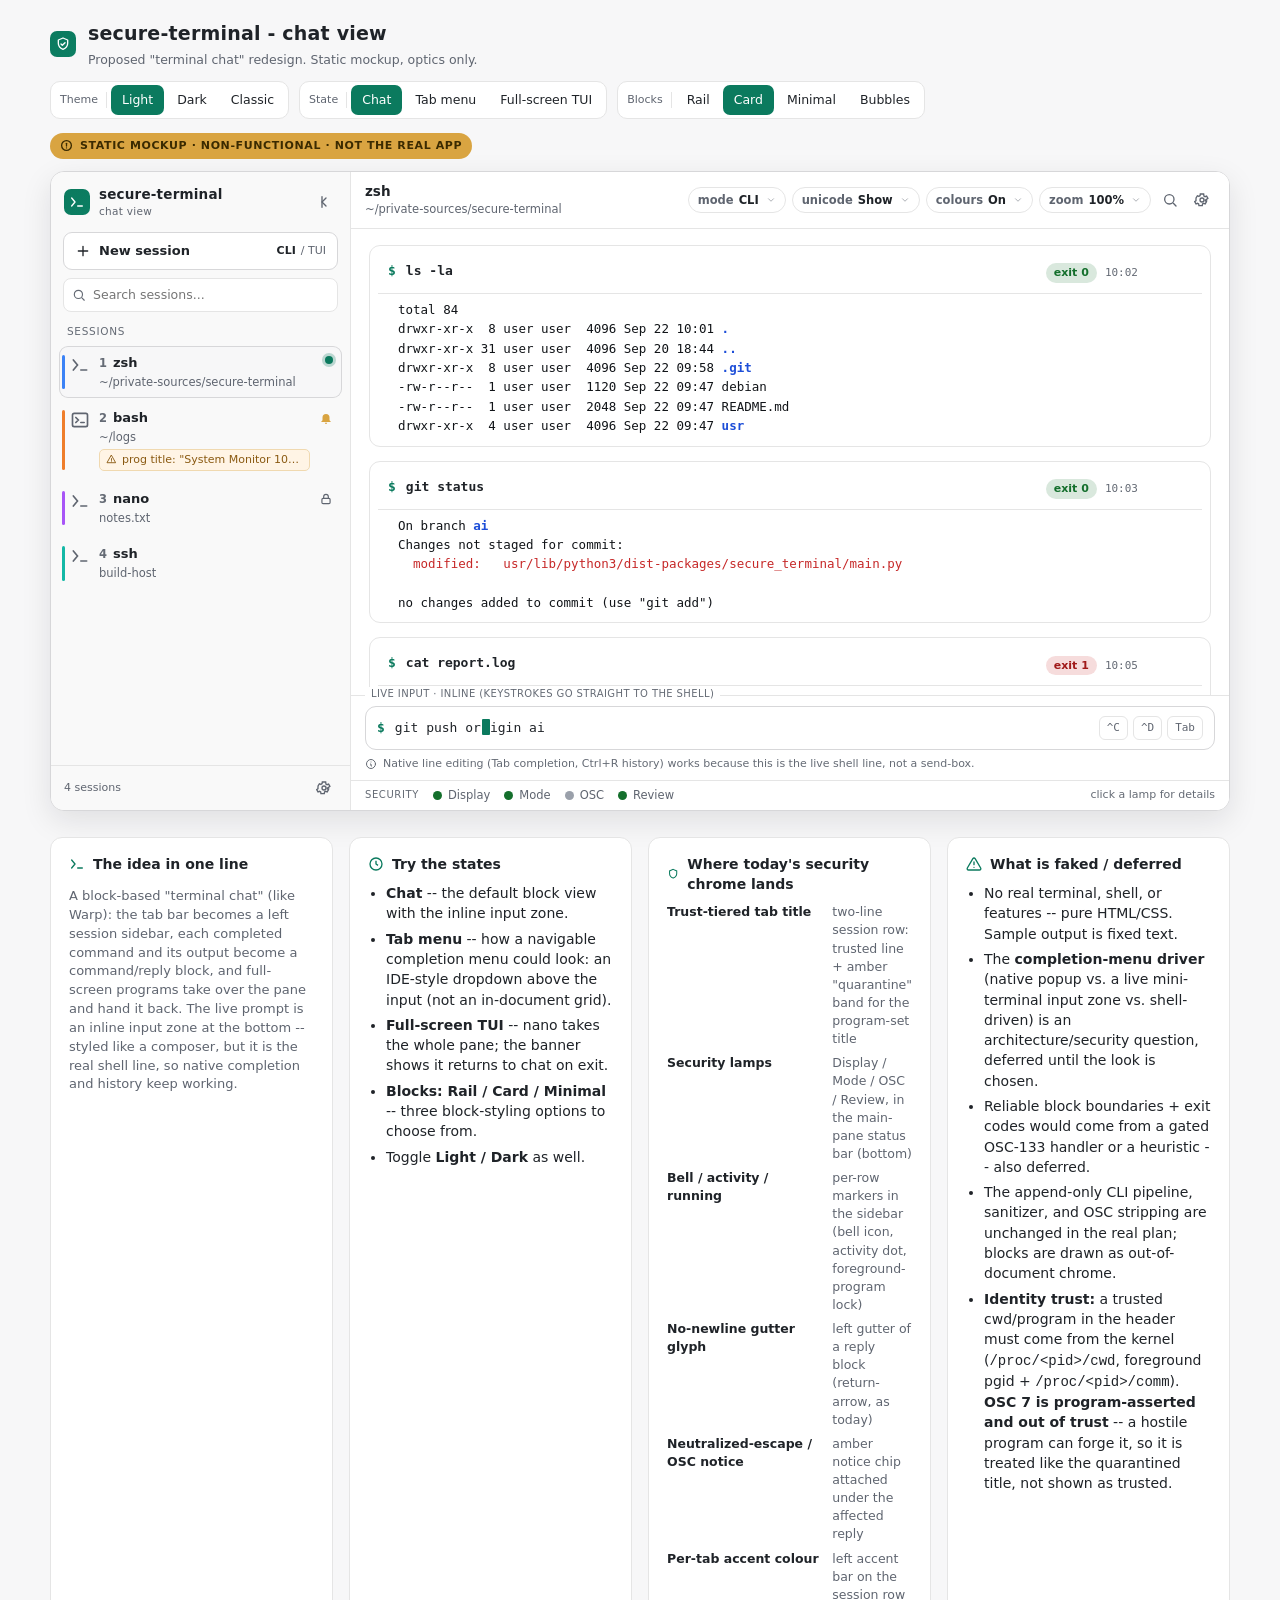
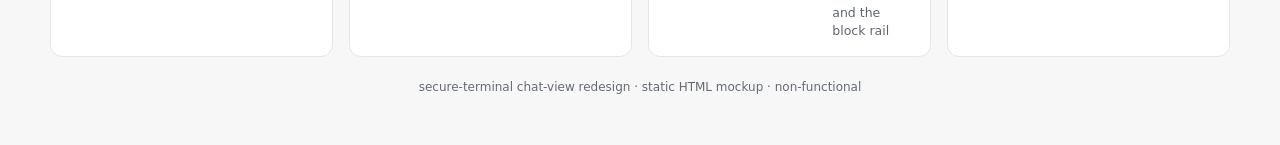
<file: chat-view/index.html>
<!doctype html>
<html lang="en" data-theme="light">
<head>
<meta charset="utf-8">
<meta name="viewport" content="width=device-width, initial-scale=1">
<meta http-equiv="Content-Security-Policy" content="default-src 'none'; script-src 'self' 'sha256-sahKEA9TULQayVrIEubBQwOXCaXywLzaFHCWx96kC18='; style-src 'self' 'unsafe-inline'; img-src 'self' data:; base-uri 'none'; form-action 'none'">
<!-- Speculation Rules: same-origin prefetch on hover/pointerdown (Chromium). Pure progressive
     enhancement; Firefox/Tor Browser ignore it. Byte-identical to the wikis + sibling sites, so
     the one script-src sha256 above covers it. Full-size image links carry [data-no-instant]. -->
<script type="speculationrules">{"prefetch":[{"where":{"and":[{"href_matches":"/*"},{"not":{"selector_matches":"[data-no-instant]"}}]},"eagerness":"moderate"}]}</script>
<title>secure-terminal chat view mockup</title>
<!-- View Transitions live in an EXTERNAL sheet (not the inline <style> below): vnu's CSS
     backend does not yet recognize @view-transition and would flag a valid inline at-rule;
     external CSS is not vnu-validated, matching how the sibling sites carry the rule. -->
<link rel="stylesheet" href="/chat-view/vt.css">
<style>
/*
  STATIC, NON-FUNCTIONAL MOCKUP of a proposed "terminal chat" redesign of
  secure-terminal. Optics only. No real terminal, no shell, no features.
  ASCII-only source; all icons are inline SVG (no emoji / unicode glyphs).
*/
:root{
  --bg:#ffffff; --panel:#f7f7f8; --sidebar:#f9f9f9; --header:#ffffff;
  --border:#e5e5e5; --border-strong:#d7d7d9;
  --text:#1f2328; --muted:#5f6570; --faint:#656b75;
  --primary:#0b7a5e; --primary-ink:#ffffff;
  --ok:#146f2c; --neutral:#9aa0aa; --warn:#d9a441; --danger:#c62828; --conf:#8a5a12;
  --accent1:#3b82f6; --accent2:#a855f7; --accent3:#ef7e2b; --accent4:#14b8a6;
  --term-bg:#ffffff; --term-fg:#111418; --term-panel:#f4f5f6;
  --quarantine:#fff4e5; --quarantine-ink:#8a5a12; --quarantine-bd:#f0d9b0;
  --shadow:0 10px 30px rgba(20,22,27,.10);
  --mono:"DejaVu Sans Mono",ui-monospace,"SF Mono",Menlo,Consolas,monospace;
  --ui:system-ui,-apple-system,"Segoe UI",Roboto,Helvetica,Arial,sans-serif;
  --radius:12px;
}
:root[data-theme="dark"]{
  --bg:#14161b; --panel:#1b1e24; --sidebar:#16181d; --header:#171a20;
  --border:#2a2e37; --border-strong:#333844;
  --text:#e6e6e6; --muted:#9aa0aa; --faint:#6b7280;
  --primary:#10a37f; --primary-ink:#04140f;
  --ok:#3fb950; --neutral:#6b7280; --warn:#e3b341; --danger:#f2555a; --conf:#e3b341;
  --accent1:#5a9bff; --accent2:#c07cf5; --accent3:#ff9a52; --accent4:#2dd4bf;
  --term-bg:#14161b; --term-fg:#e6e6e6; --term-panel:#1b1e24;
  --quarantine:#33260f; --quarantine-ink:#e3b341; --quarantine-bd:#5a4415;
  --shadow:0 10px 30px rgba(0,0,0,.45);
}
*{box-sizing:border-box}
html,body{margin:0}
body{background:var(--panel);color:var(--text);font-family:var(--ui);
  font-size:14px;line-height:1.45;-webkit-font-smoothing:antialiased;padding:20px 16px 48px}
h1,h2,h3{margin:0;font-weight:650}
a{color:var(--primary)}
svg{display:block}
.wrap{max-width:1180px;margin:0 auto}

/* ---- page heading + mockup controls ---- */
.pagehead{display:flex;flex-wrap:wrap;gap:12px 20px;align-items:flex-end;
  justify-content:space-between;margin-bottom:14px}
.pagehead .title{display:flex;align-items:center;gap:12px}
.pagehead h1{font-size:19px;letter-spacing:.2px}
.pagehead .sub{color:var(--muted);font-size:12.5px;margin-top:3px}
.ribbon{display:inline-flex;align-items:center;gap:7px;background:var(--warn);
  color:#3a2a00;font-weight:700;font-size:11px;letter-spacing:.6px;
  padding:5px 10px;border-radius:999px;text-transform:uppercase}
:root[data-theme="dark"] .ribbon{color:#241a00}

.controls{display:flex;flex-wrap:wrap;gap:10px}
.seg{display:inline-flex;background:var(--bg);border:1px solid var(--border);
  border-radius:10px;padding:3px;gap:2px}
.seg > span{font-size:11px;color:var(--muted);align-self:center;padding:0 8px 0 6px;
  border-right:1px solid var(--border);margin-right:2px}
.seg button{appearance:none;border:0;background:transparent;color:var(--text);
  font:inherit;font-size:12.5px;padding:6px 11px;border-radius:7px;cursor:pointer;
  display:inline-flex;align-items:center;gap:6px}
.seg button:hover{background:var(--panel)}
.seg button[aria-pressed="true"]{background:var(--primary);color:var(--primary-ink)}

/* ---- the app window stub ---- */
.app{background:var(--bg);border:1px solid var(--border-strong);border-radius:14px;
  box-shadow:var(--shadow);overflow:hidden;display:grid;grid-template-columns:300px 1fr;
  grid-template-rows:1fr;height:640px;min-height:640px}

/* ---- sidebar ---- */
.sidebar{background:var(--sidebar);border-right:1px solid var(--border);
  display:flex;flex-direction:column;min-width:0;min-height:0}
.sbhead{display:flex;align-items:center;gap:9px;padding:13px 13px 10px}
.brandmark{width:26px;height:26px;flex:0 0 auto;border-radius:7px;
  background:linear-gradient(150deg,var(--primary),#0c7f63);
  display:grid;place-items:center}
.brandmark svg{width:16px;height:16px}
.brandname{font-weight:700;font-size:13.5px;letter-spacing:.2px}
.brandname small{display:block;font-weight:500;color:var(--muted);font-size:10.5px;
  letter-spacing:.3px}
.newbtn{margin:2px 12px 8px;display:flex;align-items:center;gap:8px;
  border:1px solid var(--border-strong);background:var(--bg);color:var(--text);
  font:inherit;font-size:13px;font-weight:600;padding:9px 11px;border-radius:9px;cursor:pointer}
.newbtn:hover{border-color:var(--primary);color:var(--primary)}
.newbtn .split{margin-left:auto;color:var(--muted);font-size:11px;font-weight:500;
  display:flex;align-items:center;gap:5px}
.newbtn .split b{color:var(--text);font-weight:600}
.sbsearch{margin:0 12px 8px;position:relative}
.sbsearch svg{position:absolute;left:9px;top:50%;transform:translateY(-50%);
  width:14px;height:14px;color:var(--faint)}
.sbsearch input{width:100%;border:1px solid var(--border);background:var(--bg);
  color:var(--text);font:inherit;font-size:12.5px;padding:7px 9px 7px 29px;border-radius:8px}
.sblabel{font-size:10.5px;letter-spacing:.7px;text-transform:uppercase;color:var(--faint);
  padding:4px 16px 4px}
.sessions{flex:1;overflow:auto;padding:2px 8px 8px;min-height:0}

.srow{position:relative;display:flex;gap:9px;padding:8px 9px 8px 11px;border-radius:9px;
  cursor:pointer;margin-bottom:3px;align-items:flex-start}
.srow:hover{background:var(--panel)}
.srow.active{background:var(--panel);box-shadow:inset 0 0 0 1px var(--border-strong)}
.srow .accent{position:absolute;left:3px;top:9px;bottom:9px;width:3px;border-radius:3px}
.srow .sicon{width:20px;height:20px;flex:0 0 auto;margin-top:1px;color:var(--muted)}
.srow .sbody{min-width:0;flex:1}
.srow .l1{display:flex;align-items:center;gap:6px;font-size:13px;font-weight:600;
  white-space:nowrap;overflow:hidden;text-overflow:ellipsis}
.srow .l1 .num{color:var(--faint);font-weight:600;font-size:11.5px}
.srow .l1 .path{color:var(--muted);font-weight:500;font-size:11.5px;overflow:hidden;
  text-overflow:ellipsis}
/* path on its own line, LEFT-elided so the directory tail is always kept */
.srow .l2{font-size:11.5px;color:var(--muted);margin-top:1px;
  direction:rtl;text-align:left;
  white-space:nowrap;overflow:hidden;text-overflow:ellipsis}
.srow .l2::before{content:"\200e"}  /* LRM: keep path LTR while eliding on the left */
.quarantine{margin-top:3px;display:flex;align-items:center;gap:5px;font-size:11px;
  background:var(--quarantine);color:var(--quarantine-ink);border:1px solid var(--quarantine-bd);
  border-radius:5px;padding:2px 6px;white-space:nowrap;overflow:hidden}
.quarantine svg{width:11px;height:11px;flex:0 0 auto}
.quarantine .q{overflow:hidden;text-overflow:ellipsis}
.smarks{display:flex;align-items:center;gap:5px;margin-top:2px;flex:0 0 auto}
.smarks svg{width:14px;height:14px}
.mk-bell{color:var(--warn)}
.mk-lock{color:var(--muted)}
.dot{width:8px;height:8px;border-radius:50%;flex:0 0 auto}
.dot.act{background:var(--primary);box-shadow:0 0 0 3px color-mix(in srgb,var(--primary) 25%,transparent)}
.sbfoot{border-top:1px solid var(--border);padding:9px 13px;display:flex;
  align-items:center;gap:8px;color:var(--muted);font-size:11px}
.sbfoot .grow{flex:1}
.iconbtn{appearance:none;border:0;background:transparent;color:var(--muted);
  cursor:pointer;padding:5px;border-radius:7px;display:inline-flex}
.iconbtn:hover{background:var(--panel);color:var(--text)}
.iconbtn svg{width:16px;height:16px}

/* ---- main pane ---- */
.main{display:flex;flex-direction:column;min-width:0;min-height:0;background:var(--bg)}
.mhead{display:flex;align-items:center;gap:10px;padding:10px 14px;
  border-bottom:1px solid var(--border);background:var(--header)}
.mhead .titlewrap{min-width:0}
.mhead .mtitle{font-size:13.5px;font-weight:650;white-space:nowrap;overflow:hidden;
  text-overflow:ellipsis}
.mhead .mpath{font-size:11.5px;color:var(--muted);white-space:nowrap;overflow:hidden;
  text-overflow:ellipsis;direction:rtl;text-align:left}
.mhead .mpath::before{content:"\200e"}  /* LRM */
.mhead .spacer{flex:1}
.chips{display:flex;gap:6px;align-items:center;flex-wrap:wrap;justify-content:flex-end}
.chip{display:inline-flex;align-items:center;gap:5px;font-size:11.5px;font-weight:600;
  border:1px solid var(--border);border-radius:999px;padding:4px 9px;color:var(--muted);
  background:var(--bg);white-space:nowrap}
.chip b{color:var(--text);font-weight:650}
.chip.good{border-color:color-mix(in srgb,var(--ok) 45%,var(--border));color:var(--ok)}

/* chat scroll */
.chat{flex:1;overflow:auto;padding:16px 18px 6px;min-height:0}
.blocks{display:flex;flex-direction:column;gap:14px;max-width:900px}

/* a command+reply block */
.blk{position:relative}
.cmd{display:flex;align-items:baseline;gap:10px;padding:8px 10px;border-radius:9px;
  background:var(--term-panel)}
.cmd .prompt{color:var(--primary);font-family:var(--mono);font-weight:700;font-size:13px;
  flex:0 0 auto}
.cmd .ct{font-family:var(--mono);font-size:13px;font-weight:600;color:var(--text);
  white-space:pre-wrap;word-break:break-word;flex:1}
.cmd .cwd{color:var(--muted);font-family:var(--mono);font-size:11.5px}
.cmd .meta{display:flex;align-items:center;gap:8px;flex:0 0 auto;align-self:center}
.status{display:inline-flex;align-items:center;gap:5px;font-size:11px;font-weight:700;
  padding:2px 8px;border-radius:999px}
.status.ok{background:color-mix(in srgb,var(--ok) 16%,transparent);color:var(--ok)}
.status.bad{background:color-mix(in srgb,var(--danger) 16%,transparent);color:#a01919}
:root[data-theme="dark"] .status.bad{color:#ff8a8a}
.time{color:var(--faint);font-size:11px;font-family:var(--mono)}
.acts{display:flex;gap:2px;opacity:0;transition:opacity .12s}
.blk:hover .acts{opacity:1}
.acts button{appearance:none;border:0;background:transparent;color:var(--muted);
  cursor:pointer;padding:4px;border-radius:6px;display:inline-flex}
.acts button:hover{background:var(--bg);color:var(--text)}
.acts svg{width:14px;height:14px}
.reply{display:grid;grid-template-columns:20px 1fr;margin-top:4px;padding:2px 10px 2px 0}
.gutter{color:var(--faint);font-family:var(--mono);font-size:12px;display:flex;
  flex-direction:column;align-items:center;padding-top:2px}
.gutter svg{width:13px;height:13px;color:var(--warn)}
.out{font-family:var(--mono);font-size:12.5px;line-height:1.55;white-space:pre-wrap;
  word-break:break-word;color:var(--term-fg);margin:0}
.out .dim{color:var(--muted)}
.out .err{color:var(--danger)}
.out .b{color:#1d4ed8;font-weight:600}
:root[data-theme="dark"] .out .b{color:var(--accent1)}
.notice{display:inline-flex;align-items:center;gap:7px;margin-top:6px;font-size:11.5px;
  background:var(--quarantine);color:var(--quarantine-ink);border:1px solid var(--quarantine-bd);
  border-radius:7px;padding:4px 9px;font-family:var(--ui)}
.notice svg{width:13px;height:13px;flex:0 0 auto}
.notice code{font-family:var(--mono);font-size:11px}
.notice.info{background:color-mix(in srgb,var(--accent1) 12%,var(--bg));color:var(--muted);
  border-color:color-mix(in srgb,var(--accent1) 32%,var(--border))}
.notice.info svg{color:var(--accent1)}

/* block-style variants (toggled by data-blockstyle on .chat) */
.chat[data-blockstyle="rail"] .blk{padding-left:12px;border-left:3px solid var(--rail,var(--accent1));
  margin-left:1px}
.chat[data-blockstyle="card"] .blk{border:1px solid var(--border);border-radius:11px;
  padding:8px;background:var(--bg)}
.chat[data-blockstyle="card"] .cmd{background:transparent;border-bottom:1px solid var(--border);
  border-radius:0;padding-bottom:9px}
.chat[data-blockstyle="minimal"] .cmd{background:transparent;padding:2px 0}
.chat[data-blockstyle="minimal"] .blk + .blk{border-top:1px dashed var(--border);padding-top:14px}
.chat[data-blockstyle="minimal"] .reply{padding-left:0}
/* bubble = ChatGPT-web-like: command = right user bubble, reply = left assistant bubble */
.chat[data-blockstyle="bubble"] .blocks{gap:16px}
.chat[data-blockstyle="bubble"] .blk{display:flex;flex-direction:column;gap:7px}
.chat[data-blockstyle="bubble"] .cmd{align-self:flex-end;max-width:82%;background:var(--primary);
  border-radius:15px 15px 4px 15px;padding:9px 14px}
.chat[data-blockstyle="bubble"] .cmd .prompt{color:rgba(255,255,255,.72)}
.chat[data-blockstyle="bubble"] .cmd .ct{color:#fff}
.chat[data-blockstyle="bubble"] .cmd .meta{display:none}
.chat[data-blockstyle="bubble"] .reply{align-self:flex-start;max-width:88%;
  grid-template-columns:28px 1fr;gap:9px;background:var(--term-panel);border:1px solid var(--border);
  border-radius:4px 15px 15px 15px;padding:10px 13px;margin-top:0}
.chat[data-blockstyle="bubble"] .reply .gutter{width:28px;height:28px;border-radius:50%;
  align-self:start;flex:0 0 auto;
  background:var(--panel) url("data:image/svg+xml;utf8,<svg xmlns='http://www.w3.org/2000/svg' viewBox='0 0 24 24' fill='none' stroke='%230b7a5e' stroke-width='2' stroke-linecap='round' stroke-linejoin='round'><path d='M4 6l5 6-5 6'/><path d='M13 18h7'/></svg>") no-repeat center/15px}
.chat[data-blockstyle="bubble"] .reply .gutter svg{display:none}
.chat[data-blockstyle="bubble"] .notice{align-self:flex-start;margin-top:0}
/* exit chip on the assistant bubble (bubble style only; other styles show it in the header) */
.bexit{display:none}
.chat[data-blockstyle="bubble"] .reply{position:relative}
.chat[data-blockstyle="bubble"] .bexit{display:inline-flex;position:absolute;top:8px;right:12px}
/* inline unicode display-mode demo: only the active mode's variant shows */
.umv{display:none;white-space:pre-wrap;word-break:break-word}
.chat[data-umode="box"] .um-box,
.chat[data-umode="show"] .um-show,
.chat[data-umode="reveal"] .um-reveal,
.chat[data-umode="detail"] .um-detail{display:block}

/* input zone */
.inputzone{border-top:1px solid var(--border);padding:10px 14px 8px;background:var(--header);
  position:relative}
.izlabel{position:absolute;top:-9px;left:14px;font-size:10px;letter-spacing:.4px;
  text-transform:uppercase;color:var(--faint);background:var(--header);padding:0 6px}
.izrow{display:flex;align-items:center;gap:10px;border:1px solid var(--border-strong);
  border-radius:11px;background:var(--bg);padding:9px 11px}
.izrow:focus-within{border-color:var(--primary)}
.izrow .prompt{color:var(--primary);font-family:var(--mono);font-weight:700;font-size:13px}
.izline{flex:1;font-family:var(--mono);font-size:13px;color:var(--text);white-space:pre}
.izline .ph{color:var(--faint)}
.caret{display:inline-block;width:8px;height:16px;background:var(--primary);
  vertical-align:-3px;margin-left:1px;animation:blink 1.1s step-end infinite;border-radius:1px}
@keyframes blink{50%{opacity:0}}
.keys{display:flex;gap:5px;flex:0 0 auto}
.kbtn{font-family:var(--mono);font-size:11px;color:var(--muted);border:1px solid var(--border);
  border-radius:6px;padding:3px 7px;background:var(--bg)}
.izhint{margin-top:6px;font-size:11px;color:var(--faint);display:flex;gap:6px;align-items:center}
.izhint svg{width:12px;height:12px}

/* completion dropdown */
.complete{position:absolute;left:14px;right:14px;bottom:calc(100% - 2px);
  background:var(--bg);border:1px solid var(--border-strong);border-radius:11px;
  box-shadow:var(--shadow);overflow:hidden;max-width:520px;display:none}
.app[data-state="completion"] .complete{display:block}
.chead{display:flex;align-items:center;justify-content:space-between;padding:7px 11px;
  border-bottom:1px solid var(--border);font-size:11px;color:var(--muted)}
.citem{display:flex;gap:12px;align-items:baseline;padding:7px 12px;font-size:12.5px;cursor:pointer}
.citem:hover{background:var(--panel)}
.citem.sel{background:color-mix(in srgb,var(--primary) 14%,transparent)}
.citem .flag{font-family:var(--mono);font-weight:700;color:var(--text);min-width:74px}
.citem.sel .flag{color:var(--primary)}
.citem .desc{color:var(--muted);overflow:hidden;text-overflow:ellipsis;white-space:nowrap}
.cfoot{padding:6px 12px;border-top:1px solid var(--border);font-size:11px;color:var(--faint);
  display:flex;gap:14px;font-family:var(--mono)}

/* status bar */
.statusbar{display:flex;align-items:center;gap:14px;border-top:1px solid var(--border);
  padding:6px 14px;background:var(--header);font-size:11.5px;color:var(--muted)}
.lamp{display:inline-flex;align-items:center;gap:6px;cursor:pointer}
.lamp .b{width:9px;height:9px;border-radius:50%}
.lamp.g .b{background:var(--ok)} .lamp.n .b{background:var(--neutral)}
.lamp.y .b{background:var(--warn)} .lamp.r .b{background:var(--danger)}
.statusbar .grow{flex:1}
.statusbar .r{display:flex;gap:12px}
.statusbar b{color:var(--text)}

/* ---- full-screen TUI state ---- */
.chatview{display:flex;flex-direction:column;flex:1;min-height:0}
.tuiview{display:none;flex:1;min-height:0;flex-direction:column}
.viewstack{flex:1;min-height:0;display:flex;flex-direction:column}
.app[data-state="tui"] .chatview{display:none}
.app[data-state="tui"] .tuiview{display:flex}
/* header + status bar stay in TUI for consistency; content adapts by state */
.only-tui{display:none}
.app[data-state="tui"] .only-tui{display:inline-flex}
.app[data-state="tui"] .titlewrap.only-tui{display:block}
.app[data-state="tui"] .only-chat{display:none}
.tuistate{align-items:center;gap:6px;font-size:11.5px;color:var(--muted)}
.tuistate svg{width:14px;height:14px;flex:0 0 auto}
.tuibanner{display:flex;align-items:center;gap:9px;padding:7px 14px;font-size:12px;
  background:color-mix(in srgb,var(--warn) 16%,var(--header));color:var(--text);
  border-bottom:1px solid var(--border)}
.tuibanner svg{width:14px;height:14px;color:var(--warn)}
.tuibanner .g{flex:1}
.tuibanner .hint{color:var(--muted);font-size:11.5px}
.grid{flex:1;overflow:hidden;min-height:0;background:var(--term-bg);color:var(--term-fg);
  font-family:var(--mono);font-size:13px;line-height:1.5;padding:8px 12px;white-space:pre}
.grid .bar{background:var(--term-fg);color:var(--term-bg);padding:0 4px}
.grid .inv{background:var(--primary);color:var(--primary-ink)}
.grid .keys{color:var(--term-bg);background:var(--term-fg);padding:1px 3px;border-radius:0}
.tuikeybar{display:flex;flex-wrap:wrap;gap:2px 14px;background:var(--term-bg);
  color:var(--term-fg);font-family:var(--mono);font-size:12px;padding:6px 12px 10px;
  border-top:1px solid var(--border)}
.tuikeybar span b{background:var(--term-fg);color:var(--term-bg);padding:0 3px;margin-right:4px}

/* ---- annotations ---- */
.notes{margin-top:26px;display:grid;grid-template-columns:repeat(auto-fit,minmax(280px,1fr));
  gap:16px}
.card{background:var(--bg);border:1px solid var(--border);border-radius:12px;padding:16px 18px}
.card h2{font-size:14px;margin-bottom:9px;display:flex;align-items:center;gap:8px}
.card h2 svg{width:16px;height:16px;color:var(--primary)}
.card ul{margin:0;padding-left:18px}
.card li{margin:5px 0;color:var(--text)}
.card li b{font-weight:650}
.card .m{color:var(--muted);font-size:13px}
.map{display:grid;grid-template-columns:auto 1fr;gap:6px 12px;font-size:12.5px}
.map .k{font-weight:650}
.map .v{color:var(--muted)}
kbd{font-family:var(--mono);font-size:11px;border:1px solid var(--border-strong);
  border-bottom-width:2px;border-radius:5px;padding:1px 5px;background:var(--panel)}
.foot{margin-top:22px;color:var(--faint);font-size:12px;text-align:center}

/* header setting-chips read as clickable controls (vs read-only lamps) */
.chip.set{cursor:pointer}
.chip.set:hover{border-color:var(--primary);color:var(--primary)}
.chip .cd{width:10px;height:10px;opacity:.5;margin-left:2px;flex:0 0 auto}
/* status bar = read-only security posture */
.seclabel{font-size:10px;letter-spacing:.6px;text-transform:uppercase;color:var(--faint)}
.sechint{color:var(--faint);font-size:11px}

/* sidebar collapse to an icon rail */
.collapsebtn{margin-left:auto}
.app.collapsed{grid-template-columns:56px 1fr}
.app.collapsed .sbhead .brandmark,
.app.collapsed .brandname,
.app.collapsed .nblabel,
.app.collapsed .newbtn .split,
.app.collapsed .sbsearch,
.app.collapsed .sblabel,
.app.collapsed .srow .sbody,
.app.collapsed .srow .smarks,
.app.collapsed .sbfoot span{display:none}
.app.collapsed .sbhead{justify-content:center;padding:13px 0 10px}
.app.collapsed .collapsebtn{margin-left:0}
.app.collapsed .collapsebtn svg{transform:rotate(180deg)}
.app.collapsed .newbtn{justify-content:center;padding:9px 0;margin:2px 8px 8px}
.app.collapsed .srow{justify-content:center;padding:8px 0}
.app.collapsed .sbfoot{justify-content:center;padding:9px 0}

/* unicode display-mode preview */
.uni{margin-top:22px;background:var(--bg);border:1px solid var(--border);border-radius:12px;padding:18px}
.uni h2{font-size:15px;margin-bottom:6px}
.uni .m{color:var(--muted);font-size:12.5px;margin:0 0 14px;max-width:860px}
.uni .m code{font-family:var(--mono);font-size:11.5px;color:var(--text)}
.unigrid{display:grid;grid-template-columns:repeat(auto-fit,minmax(300px,1fr));gap:14px}
.unicard{border:1px solid var(--border);border-radius:10px;overflow:hidden;background:var(--term-bg)}
.unihd{display:flex;align-items:center;gap:9px;padding:8px 11px;background:var(--header);
  border-bottom:1px solid var(--border);font-size:11.5px;color:var(--muted)}
.modechip{font-weight:700;font-size:11px;border-radius:999px;padding:2px 9px;color:#fff;flex:0 0 auto}
.modechip.box{background:#64748b}.modechip.show{background:var(--primary)}
.modechip.reveal{background:#8250df}.modechip.detail{background:#c2410c}
.uni-out{margin:0;padding:11px 12px;font-family:var(--mono);font-size:12.5px;line-height:1.9;
  white-space:pre-wrap;word-break:break-word;color:var(--term-fg)}
.boxg{display:inline-block;width:8px;height:13px;background:currentColor;opacity:.5;
  border-radius:2px;vertical-align:-2px;margin:0 1px}
.u{font-family:var(--mono);font-size:11px;border-radius:4px;padding:0 4px;white-space:nowrap}
.c-conf{background:color-mix(in srgb,var(--warn) 22%,transparent);color:var(--conf)}
.c-inv{background:color-mix(in srgb,#e05fb0 26%,transparent);color:#c23e93}
:root[data-theme="dark"] .c-inv{color:#f19bd0}
.c-ctrl{background:color-mix(in srgb,var(--danger) 20%,transparent);color:var(--danger)}
.c-plain{background:var(--panel);color:var(--muted)}
.g-conf{color:var(--conf)} .g-inv{color:#c23e93}
:root[data-theme="dark"] .g-inv{color:#f19bd0}
.g-none{color:#6d28d9} :root[data-theme="dark"] .g-none{color:#a78bfa}
.legend{display:flex;flex-wrap:wrap;gap:8px 16px;margin-top:14px;font-size:11.5px;color:var(--muted);
  align-items:center}
.legend span{display:inline-flex;align-items:center;gap:6px}
.legend i{width:20px;height:12px;border-radius:3px;display:inline-block;flex:0 0 auto}

/* classic 3D desktop theme: retro gray bevels (no product name) */
:root[data-theme="classic"]{
  --ui:Tahoma,Geneva,Verdana,"DejaVu Sans",sans-serif;
  --bg:#c0c0c0; --panel:#c0c0c0; --sidebar:#c0c0c0; --header:#c0c0c0;
  --border:#808080; --border-strong:#404040;
  --text:#000000; --muted:#2f2f2f; --faint:#2f2f2f;
  --primary:#000080; --primary-ink:#ffffff;
  --ok:#0a6b12; --neutral:#808080; --warn:#7a4d00; --danger:#8b0000; --conf:#7a4d00;
  --accent1:#000080; --accent2:#5a0080; --accent3:#804000; --accent4:#006060;
  --term-bg:#ffffff; --term-fg:#000000; --term-panel:#ffffff;
  --quarantine:#fffbe6; --quarantine-ink:#6b4300; --quarantine-bd:#b89230;
  --shadow:none;
}
:root[data-theme="classic"] *{border-radius:0 !important}
:root[data-theme="classic"] body{background:#008080}
:root[data-theme="classic"] .app{border:2px outset #c0c0c0;box-shadow:2px 2px 0 rgba(0,0,0,.35)}
:root[data-theme="classic"] .mhead,
:root[data-theme="classic"] .sbhead{box-shadow:inset 0 -2px 0 #808080;border-bottom:1px solid #fff}
:root[data-theme="classic"] .statusbar,
:root[data-theme="classic"] .inputzone{box-shadow:inset 0 2px 0 #808080;border-top:1px solid #fff}
:root[data-theme="classic"] .seg{border:2px inset #c0c0c0;background:#c0c0c0;padding:2px}
:root[data-theme="classic"] .seg > span{color:#000;border-right:1px solid #808080}
:root[data-theme="classic"] .seg button,
:root[data-theme="classic"] .newbtn,
:root[data-theme="classic"] .iconbtn,
:root[data-theme="classic"] .chip,
:root[data-theme="classic"] .kbtn,
:root[data-theme="classic"] .acts button{border:2px outset #c0c0c0;background:#c0c0c0;color:#000}
:root[data-theme="classic"] .seg button:hover,
:root[data-theme="classic"] .newbtn:hover,
:root[data-theme="classic"] .iconbtn:hover{background:#c8c8c8;color:#000}
:root[data-theme="classic"] .seg button[aria-pressed="true"]{border-style:inset;background:#b4b4b4}
:root[data-theme="classic"] .sessions,
:root[data-theme="classic"] .sbsearch input,
:root[data-theme="classic"] .izrow,
:root[data-theme="classic"] .complete{border:2px inset #c0c0c0;background:#fff}
:root[data-theme="classic"] .chat{background:#fff;box-shadow:inset 1px 1px 0 #808080}
:root[data-theme="classic"] .blk{background:#fff !important;border:1px solid #808080}
:root[data-theme="classic"] .cmd{background:#d8d8d8}
:root[data-theme="classic"] .srow:hover{background:#d0d0d0}
:root[data-theme="classic"] .srow.active,
:root[data-theme="classic"] .srow.active:hover{background:#000080;box-shadow:none}
:root[data-theme="classic"] .srow.active .l1,
:root[data-theme="classic"] .srow.active .l2,
:root[data-theme="classic"] .srow.active .sicon,
:root[data-theme="classic"] .srow.active .l1 .num{color:#fff}
:root[data-theme="classic"] .brandmark{background:#000080}
:root[data-theme="classic"] .tuibanner{background:#000080;color:#fff}
:root[data-theme="classic"] .grid,
:root[data-theme="classic"] .tuikeybar{background:#000 !important;color:#c0c0c0}
:root[data-theme="classic"] .grid .dim{color:#909090}
:root[data-theme="classic"] ::-webkit-scrollbar{width:16px;height:16px;background:#c0c0c0}
:root[data-theme="classic"] ::-webkit-scrollbar-track{background:#dfdfdf}
:root[data-theme="classic"] ::-webkit-scrollbar-thumb{background:#c0c0c0;border:2px outset #c0c0c0}
:root[data-theme="classic"] ::-webkit-scrollbar-button{background:#c0c0c0;border:2px outset #c0c0c0;display:block;height:16px;width:16px}

/* ---- responsive (~390px) ---- */
@media (max-width:820px){
  .app{grid-template-columns:1fr;grid-template-rows:auto;height:auto;min-height:0}
  .sidebar{border-right:0;border-bottom:1px solid var(--border)}
  .sessions{max-height:200px}
  .main{min-height:460px}
  .chat{max-height:none}
}
@media (max-width:520px){
  body{padding:14px 10px 40px}
  .pagehead{align-items:flex-start}
  .mhead .chips .chip.hidemob{display:none}
  .cmd{flex-wrap:wrap}
  .cmd .meta{width:100%;justify-content:flex-start;margin-top:2px}
  .newbtn .split{display:none}
}
</style>
</head>
<body>
<main>
<div class="wrap">

  <div class="pagehead">
    <div class="title">
      <div class="brandmark" aria-hidden="true">
        <svg viewBox="0 0 24 24" fill="none" stroke="#fff" stroke-width="2"
          stroke-linecap="round" stroke-linejoin="round"><path d="M12 3l7 3v5c0 4.5-3 7.5-7 9-4-1.5-7-4.5-7-9V6z"/><path d="M9 12l2 2 4-4"/></svg>
      </div>
      <div>
        <h1>secure-terminal - chat view</h1>
        <div class="sub">Proposed "terminal chat" redesign. Static mockup, optics only.</div>
      </div>
    </div>
    <div class="controls">
      <div class="seg"><span>Theme</span>
        <button data-theme-btn="light" aria-pressed="true">Light</button>
        <button data-theme-btn="dark" aria-pressed="false">Dark</button>
        <button data-theme-btn="classic" aria-pressed="false">Classic</button>
      </div>
      <div class="seg"><span>State</span>
        <button data-state-btn="chat" aria-pressed="true">Chat</button>
        <button data-state-btn="completion" aria-pressed="false">Tab menu</button>
        <button data-state-btn="tui" aria-pressed="false">Full-screen TUI</button>
      </div>
      <div class="seg"><span>Blocks</span>
        <button data-bs-btn="rail" aria-pressed="false">Rail</button>
        <button data-bs-btn="card" aria-pressed="true">Card</button>
        <button data-bs-btn="minimal" aria-pressed="false">Minimal</button>
        <button data-bs-btn="bubble" aria-pressed="false">Bubbles</button>
      </div>
    </div>
  </div>

  <div style="margin-bottom:12px">
    <span class="ribbon">
      <svg viewBox="0 0 24 24" width="13" height="13" fill="none" stroke="currentColor"
        stroke-width="2.4" stroke-linecap="round"><path d="M12 8v5"/><path d="M12 16.5h.01"/><circle cx="12" cy="12" r="9"/></svg>
      Static mockup &middot; non-functional &middot; not the real app
    </span>
  </div>

  <!-- ================= APP WINDOW STUB ================= -->
  <div class="app" data-state="chat" id="app">

    <!-- ---------- SIDEBAR (replaces the tab bar) ---------- -->
    <aside class="sidebar">
      <div class="sbhead">
        <div class="brandmark" aria-hidden="true">
          <svg viewBox="0 0 24 24" fill="none" stroke="#fff" stroke-width="2"
            stroke-linecap="round" stroke-linejoin="round"><path d="M4 6l5 6-5 6"/><path d="M13 18h7"/></svg>
        </div>
        <div class="brandname">secure-terminal<small>chat view</small></div>
        <button class="iconbtn collapsebtn" id="collapsebtn" title="Collapse sidebar"
          aria-label="Collapse sidebar">
          <svg viewBox="0 0 24 24" fill="none" stroke="currentColor" stroke-width="2"
            stroke-linecap="round"><path d="M15 6l-6 6 6 6"/><path d="M9 4v16"/></svg>
        </button>
      </div>

      <button class="newbtn" title="New session">
        <svg width="16" height="16" viewBox="0 0 24 24" fill="none" stroke="currentColor"
          stroke-width="2" stroke-linecap="round"><path d="M12 5v14M5 12h14"/></svg>
        <span class="nblabel">New session</span>
        <span class="split"><b>CLI</b> / TUI</span>
      </button>

      <div class="sbsearch">
        <svg viewBox="0 0 24 24" fill="none" stroke="currentColor" stroke-width="2"
          stroke-linecap="round"><circle cx="11" cy="11" r="7"/><path d="M21 21l-4-4"/></svg>
        <input type="text" placeholder="Search sessions..." aria-label="Search sessions">
      </div>

      <div class="sblabel">Sessions</div>
      <div class="sessions" id="sessions" tabindex="0">

        <div class="srow active" data-accent="var(--accent1)">
          <span class="accent" style="background:var(--accent1)"></span>
          <svg class="sicon" viewBox="0 0 24 24" fill="none" stroke="currentColor"
            stroke-width="2" stroke-linecap="round"><path d="M4 6l5 6-5 6"/><path d="M13 18h7"/></svg>
          <div class="sbody">
            <div class="l1"><span class="num">1</span> zsh</div>
            <div class="l2" title="~/private-sources/secure-terminal">~/private-sources/secure-terminal</div>
          </div>
          <div class="smarks"><span class="dot act" title="activity"></span></div>
        </div>

        <div class="srow" data-accent="var(--accent3)">
          <span class="accent" style="background:var(--accent3)"></span>
          <svg class="sicon" viewBox="0 0 24 24" fill="none" stroke="currentColor"
            stroke-width="2" stroke-linecap="round"><rect x="3" y="4" width="18" height="16" rx="2"/><path d="M7 9l3 3-3 3M13 15h4"/></svg>
          <div class="sbody">
            <div class="l1"><span class="num">2</span> bash</div>
            <div class="l2" title="~/logs">~/logs</div>
            <div class="quarantine" title="Untrusted program-set title (OSC), quarantined">
              <svg viewBox="0 0 24 24" fill="none" stroke="currentColor" stroke-width="2"
                stroke-linecap="round"><path d="M12 3l9 16H3z"/><path d="M12 10v4M12 17h.01"/></svg>
              <span class="q">prog title: "System Monitor 100%!!!"</span>
            </div>
          </div>
          <div class="smarks">
            <svg class="mk-bell" viewBox="0 0 24 24" fill="currentColor"><title>bell</title><path d="M12 22a2 2 0 0 0 2-2h-4a2 2 0 0 0 2 2zm6-6V11a6 6 0 1 0-12 0v5l-2 2v1h16v-1z"/></svg>
          </div>
        </div>

        <div class="srow" data-accent="var(--accent2)">
          <span class="accent" style="background:var(--accent2)"></span>
          <svg class="sicon" viewBox="0 0 24 24" fill="none" stroke="currentColor"
            stroke-width="2" stroke-linecap="round"><path d="M4 6l5 6-5 6"/><path d="M13 18h7"/></svg>
          <div class="sbody">
            <div class="l1"><span class="num">3</span> nano</div>
            <div class="l2" title="notes.txt">notes.txt</div>
          </div>
          <div class="smarks">
            <svg class="mk-lock" viewBox="0 0 24 24" fill="none" stroke="currentColor"
              stroke-width="2"><title>program running (foreground)</title><rect x="5" y="11" width="14" height="9" rx="2"/><path d="M8 11V8a4 4 0 0 1 8 0v3"/></svg>
          </div>
        </div>

        <div class="srow" data-accent="var(--accent4)">
          <span class="accent" style="background:var(--accent4)"></span>
          <svg class="sicon" viewBox="0 0 24 24" fill="none" stroke="currentColor"
            stroke-width="2" stroke-linecap="round"><path d="M4 6l5 6-5 6"/><path d="M13 18h7"/></svg>
          <div class="sbody">
            <div class="l1"><span class="num">4</span> ssh</div>
            <div class="l2" title="build-host">build-host</div>
          </div>
        </div>

      </div>

      <div class="sbfoot">
        <span>4 sessions</span>
        <span class="grow"></span>
        <button class="iconbtn" title="Global settings">
          <svg viewBox="0 0 24 24" fill="none" stroke="currentColor" stroke-width="2"><circle cx="12" cy="12" r="3"/><path d="M19 12a7 7 0 0 0-.1-1l2-1.5-2-3.4-2.3 1a7 7 0 0 0-1.7-1L14.5 3h-5l-.4 2.6a7 7 0 0 0-1.7 1l-2.3-1-2 3.4L3 11a7 7 0 0 0 0 2l-2 1.5 2 3.4 2.3-1a7 7 0 0 0 1.7 1l.4 2.6h5l.4-2.6a7 7 0 0 0 1.7-1l2.3 1 2-3.4-2-1.5a7 7 0 0 0 .1-1z"/></svg>
        </button>
      </div>
    </aside>

    <!-- ---------- MAIN PANE ---------- -->
    <section class="main">
      <div class="mhead">
        <div class="titlewrap only-chat">
          <div class="mtitle">zsh</div>
          <div class="mpath">~/private-sources/secure-terminal</div>
        </div>
        <div class="titlewrap only-tui">
          <div class="mtitle">nano notes.txt</div>
          <div class="mpath">zsh &middot; ~/private-sources/secure-terminal</div>
        </div>
        <span class="spacer"></span>
        <span class="tuistate only-tui" title="A full-screen program owns the grid">
          <svg viewBox="0 0 24 24" fill="none" stroke="currentColor" stroke-width="2"
            stroke-linecap="round"><path d="M9 6l6 6-6 6"/></svg>
          running &middot; Esc / exit returns to chat</span>
        <div class="chips">
          <span class="chip set only-chat" title="Mode (CLI / TUI) - click to change">mode <b>CLI</b><svg class="cd" viewBox="0 0 24 24" fill="none" stroke="currentColor" stroke-width="2.4" stroke-linecap="round"><path d="M6 9l6 6 6-6"/></svg></span>
          <span class="chip set only-tui" title="Mode (CLI / TUI) - click to change">mode <b>TUI</b><svg class="cd" viewBox="0 0 24 24" fill="none" stroke="currentColor" stroke-width="2.4" stroke-linecap="round"><path d="M6 9l6 6 6-6"/></svg></span>
          <span class="chip set hidemob" title="Unicode display mode - click to change">unicode <b>Show</b><svg class="cd" viewBox="0 0 24 24" fill="none" stroke="currentColor" stroke-width="2.4" stroke-linecap="round"><path d="M6 9l6 6 6-6"/></svg></span>
          <span class="chip set hidemob" title="Colours - click to change">colours <b>On</b><svg class="cd" viewBox="0 0 24 24" fill="none" stroke="currentColor" stroke-width="2.4" stroke-linecap="round"><path d="M6 9l6 6 6-6"/></svg></span>
          <span class="chip set hidemob" title="Zoom - click to change">zoom <b>100%</b><svg class="cd" viewBox="0 0 24 24" fill="none" stroke="currentColor" stroke-width="2.4" stroke-linecap="round"><path d="M6 9l6 6 6-6"/></svg></span>
          <button class="iconbtn" title="Find (Ctrl+Shift+F)">
            <svg viewBox="0 0 24 24" fill="none" stroke="currentColor" stroke-width="2"
              stroke-linecap="round"><circle cx="11" cy="11" r="7"/><path d="M21 21l-4-4"/></svg>
          </button>
          <button class="iconbtn" title="Global settings">
            <svg viewBox="0 0 24 24" fill="none" stroke="currentColor" stroke-width="2"><circle cx="12" cy="12" r="3"/><path d="M19 12a7 7 0 0 0-.1-1l2-1.5-2-3.4-2.3 1a7 7 0 0 0-1.7-1L14.5 3h-5l-.4 2.6a7 7 0 0 0-1.7 1l-2.3-1-2 3.4L3 11a7 7 0 0 0 0 2l-2 1.5 2 3.4 2.3-1a7 7 0 0 0 1.7 1l.4 2.6h5l.4-2.6a7 7 0 0 0 1.7-1l2.3 1 2-3.4-2-1.5a7 7 0 0 0 .1-1z"/></svg>
          </button>
        </div>
      </div>

      <div class="viewstack">

      <!-- CHAT VIEW -->
      <div class="chatview">
        <div class="chat" data-blockstyle="card" data-umode="show" id="chat">
          <div class="blocks">

            <!-- block: ls -la (ok) -->
            <div class="blk" style="--rail:var(--accent1)">
              <div class="cmd">
                <span class="prompt">$</span>
                <span class="ct">ls -la</span>
                <span class="meta">
                  <span class="status ok">exit 0</span>
                  <span class="time">10:02</span>
                  <span class="acts">
                    <button title="Copy command"><svg viewBox="0 0 24 24" fill="none" stroke="currentColor" stroke-width="2"><rect x="9" y="9" width="11" height="11" rx="2"/><path d="M5 15V5a2 2 0 0 1 2-2h10"/></svg></button>
                    <button title="Re-run"><svg viewBox="0 0 24 24" fill="none" stroke="currentColor" stroke-width="2" stroke-linecap="round"><path d="M21 12a9 9 0 1 1-3-6.7"/><path d="M21 4v5h-5"/></svg></button>
                  </span>
                </span>
              </div>
              <div class="reply">
                <span class="bexit status ok">exit 0</span>
                <div class="gutter"></div>
                <pre class="out" tabindex="0">total 84
drwxr-xr-x  8 user user  4096 Sep 22 10:01 <span class="b">.</span>
drwxr-xr-x 31 user user  4096 Sep 20 18:44 <span class="b">..</span>
drwxr-xr-x  8 user user  4096 Sep 22 09:58 <span class="b">.git</span>
-rw-r--r--  1 user user  1120 Sep 22 09:47 debian
-rw-r--r--  1 user user  2048 Sep 22 09:47 README.md
drwxr-xr-x  4 user user  4096 Sep 22 09:47 <span class="b">usr</span></pre>
              </div>
            </div>

            <!-- block: git status (ok) -->
            <div class="blk" style="--rail:var(--accent1)">
              <div class="cmd">
                <span class="prompt">$</span>
                <span class="ct">git status</span>
                <span class="meta">
                  <span class="status ok">exit 0</span>
                  <span class="time">10:03</span>
                  <span class="acts">
                    <button title="Copy command"><svg viewBox="0 0 24 24" fill="none" stroke="currentColor" stroke-width="2"><rect x="9" y="9" width="11" height="11" rx="2"/><path d="M5 15V5a2 2 0 0 1 2-2h10"/></svg></button>
                    <button title="Re-run"><svg viewBox="0 0 24 24" fill="none" stroke="currentColor" stroke-width="2" stroke-linecap="round"><path d="M21 12a9 9 0 1 1-3-6.7"/><path d="M21 4v5h-5"/></svg></button>
                  </span>
                </span>
              </div>
              <div class="reply">
                <span class="bexit status ok">exit 0</span>
                <div class="gutter"></div>
                <pre class="out" tabindex="0">On branch <span class="b">ai</span>
Changes not staged for commit:
  <span class="err">modified:   usr/lib/python3/dist-packages/secure_terminal/main.py</span>

no changes added to commit (use "git add")</pre>
              </div>
            </div>

            <!-- block: failing command + neutralized-escape notice -->
            <div class="blk" style="--rail:var(--danger)">
              <div class="cmd">
                <span class="prompt">$</span>
                <span class="ct">cat report.log</span>
                <span class="meta">
                  <span class="status bad">exit 1</span>
                  <span class="time">10:05</span>
                  <span class="acts">
                    <button title="Copy command"><svg viewBox="0 0 24 24" fill="none" stroke="currentColor" stroke-width="2"><rect x="9" y="9" width="11" height="11" rx="2"/><path d="M5 15V5a2 2 0 0 1 2-2h10"/></svg></button>
                    <button title="Re-run"><svg viewBox="0 0 24 24" fill="none" stroke="currentColor" stroke-width="2" stroke-linecap="round"><path d="M21 12a9 9 0 1 1-3-6.7"/><path d="M21 4v5h-5"/></svg></button>
                  </span>
                </span>
              </div>
              <div class="reply">
                <span class="bexit status bad">exit 1</span>
                <div class="gutter"></div>
                <pre class="out" tabindex="0"><span class="err">cat: report.log: No such file or directory</span></pre>
              </div>
              <div class="notice" title="secure-terminal neutralized untrusted escape sequences in this output">
                <svg viewBox="0 0 24 24" fill="none" stroke="currentColor" stroke-width="2"
                  stroke-linecap="round"><path d="M12 3l9 16H3z"/><path d="M12 10v4M12 17h.01"/></svg>
                notice: 2 escape sequences neutralized; 1 OSC title ignored
              </div>
            </div>

            <!-- block: no-trailing-newline (gutter marker) -->
            <div class="blk" style="--rail:var(--accent1)">
              <div class="cmd">
                <span class="prompt">$</span>
                <span class="ct">printf 'building...'</span>
                <span class="meta">
                  <span class="status ok">exit 0</span>
                  <span class="time">10:06</span>
                </span>
              </div>
              <div class="reply">
                <span class="bexit status ok">exit 0</span>
                <div class="gutter" title="output ended without a trailing newline">
                  <svg viewBox="0 0 24 24" fill="none" stroke="currentColor" stroke-width="2.2"
                    stroke-linecap="round" stroke-linejoin="round"><path d="M9 10L5 14l4 4"/><path d="M5 14h10a4 4 0 0 0 4-4V6"/></svg>
                </div>
                <pre class="out" tabindex="0">building...</pre>
              </div>
            </div>

            <!-- inline unicode display-mode demo (switch with the unicode chip) -->
            <div class="blk" style="--rail:var(--warn)">
              <div class="cmd">
                <span class="prompt">$</span>
                <span class="ct">cat welcome.txt   # from an untrusted archive</span>
                <span class="meta">
                  <span class="status ok">exit 0</span>
                  <span class="time">10:07</span>
                </span>
              </div>
              <div class="reply">
                <span class="bexit status ok">exit 0</span>
                <div class="gutter"></div>
                <div class="out"><span class="umv um-box">Verify your account at http://g<span class="boxg"></span><span class="boxg"></span>gle.com<span class="boxg"></span> before Friday</span><span class="umv um-show">Verify your account at http://g<span class="g-conf" title="U+043E CYRILLIC SMALL LETTER O (confusable)">&#x043E;</span><span class="g-conf" title="U+043E CYRILLIC SMALL LETTER O (confusable)">&#x043E;</span>gle.com<span class="boxg g-inv" title="U+200B ZERO WIDTH SPACE (invisible, tinted)"></span> before Friday</span><span class="umv um-reveal">Verify your account at http://g<span class="u c-conf">&lt;U+043E&gt;</span><span class="u c-conf">&lt;U+043E&gt;</span>gle.com<span class="u c-inv">&lt;U+200B&gt;</span> before Friday</span><span class="umv um-detail">Verify your account at http://g<span class="u c-conf">&lt;U+043E CYRILLIC SMALL LETTER O&gt;</span><span class="u c-conf">&lt;U+043E CYRILLIC SMALL LETTER O&gt;</span>gle.com<span class="u c-inv">&lt;U+200B ZERO WIDTH SPACE&gt;</span> before Friday</span></div>
              </div>
              <div class="notice">
                <svg viewBox="0 0 24 24" fill="none" stroke="currentColor" stroke-width="2"
                  stroke-linecap="round"><path d="M12 3l9 16H3z"/><path d="M12 10v4M12 17h.01"/></svg>
                unicode display: <b id="umcap">Show</b> - click the <b>unicode</b> chip above to switch (Box / Show / Reveal / Detail). This line hides a confusable domain (Cyrillic o's) and an invisible zero-width space.
              </div>
            </div>

            <!-- CLI line-edits-only: allowed (in-place CR) vs neutralized (vertical moves) -->
            <div class="blk" style="--rail:var(--accent1)">
              <div class="cmd">
                <span class="prompt">$</span>
                <span class="ct">./fetch-release.sh</span>
                <span class="meta">
                  <span class="status ok">exit 0</span>
                  <span class="time">10:08</span>
                </span>
              </div>
              <div class="reply">
                <span class="bexit status ok">exit 0</span>
                <div class="gutter"></div>
                <pre class="out" tabindex="0">Downloading secure-terminal_1.0.iso
[==========================] 100%   512 MB / 512 MB   1m03s</pre>
              </div>
              <div class="notice info">
                <svg viewBox="0 0 24 24" fill="none" stroke="currentColor" stroke-width="2"
                  stroke-linecap="round"><circle cx="12" cy="12" r="9"/><path d="M12 8v.01M11 12h1v4h1"/></svg>
                line edits allowed: the progress bar rewrote this line in place with carriage return. Append-only keeps only the final frame - the update stayed contained to the line, nothing scrolled or moved.
              </div>
            </div>

            <div class="blk" style="--rail:var(--warn)">
              <div class="cmd">
                <span class="prompt">$</span>
                <span class="ct">./tui-installer</span>
                <span class="meta">
                  <span class="status ok">exit 0</span>
                  <span class="time">10:09</span>
                </span>
              </div>
              <div class="reply">
                <span class="bexit status ok">exit 0</span>
                <div class="gutter"></div>
                <pre class="out" tabindex="0">Preparing packages
Installing base system
Configuring services</pre>
              </div>
              <div class="notice">
                <svg viewBox="0 0 24 24" fill="none" stroke="currentColor" stroke-width="2"
                  stroke-linecap="round"><path d="M12 3l9 16H3z"/><path d="M12 10v4M12 17h.01"/></svg>
                9 escape sequences neutralized: vertical cursor moves and screen clears are stripped in CLI mode, so this printed flat instead of redrawing in place. For a full-screen UI, run it in TUI mode.
              </div>
            </div>

          </div>
        </div>

        <!-- INPUT ZONE (inline live prompt, styled as a composer) -->
        <div class="inputzone">
          <span class="izlabel">Live input &middot; inline (keystrokes go straight to the shell)</span>
          <!-- completion dropdown (shown only in the "Tab menu" state) -->
          <div class="complete" role="listbox" aria-label="completions">
            <div class="chead"><span>ls - complete option</span><span>6 matches</span></div>
            <div class="citem sel"><span class="flag">-a</span><span class="desc">do not ignore entries starting with .</span></div>
            <div class="citem"><span class="flag">-l</span><span class="desc">use a long listing format</span></div>
            <div class="citem"><span class="flag">-h</span><span class="desc">with -l, print human readable sizes</span></div>
            <div class="citem"><span class="flag">-t</span><span class="desc">sort by modification time, newest first</span></div>
            <div class="citem"><span class="flag">--all</span><span class="desc">same as -a</span></div>
            <div class="citem"><span class="flag">--color</span><span class="desc">colorize the output (WHEN)</span></div>
            <div class="cfoot"><span>up/down navigate</span><span>Tab/Enter accept</span><span>Esc dismiss</span></div>
          </div>
          <div class="izrow">
            <span class="prompt">$</span>
            <span class="izline" id="izline">git push or<span class="caret"></span>igin ai</span>
            <span class="keys">
              <span class="kbtn" title="send interrupt">^C</span>
              <span class="kbtn" title="send EOF">^D</span>
              <span class="kbtn" title="completion">Tab</span>
            </span>
          </div>
          <div class="izhint">
            <svg viewBox="0 0 24 24" fill="none" stroke="currentColor" stroke-width="2"
              stroke-linecap="round"><circle cx="12" cy="12" r="9"/><path d="M12 8v.01M11 12h1v4h1"/></svg>
            Native line editing (Tab completion, Ctrl+R history) works because this is the live shell line, not a send-box.
          </div>
        </div>

      </div>

      <!-- FULL-SCREEN TUI VIEW -->
      <div class="tuiview">
        <pre class="grid" tabindex="0">  <span class="bar">GNU nano 7.2</span>                       notes.txt

secure-terminal chat-view redesign -- notes

- sidebar replaces the tab bar (one row per shell session)
- CLI output shown as command / reply blocks
- alt-screen programs take the whole pane, then return here
- input stays inline so tab-completion keeps working

The quick brown fox jumps over the lazy dog.<span class="inv"> </span>



<span class="dim">                          [ Read 9 lines ]</span>
</pre>
        <div class="tuikeybar">
          <span><b>^G</b>Help</span><span><b>^O</b>Write Out</span><span><b>^W</b>Where Is</span>
          <span><b>^K</b>Cut</span><span><b>^X</b>Exit</span><span><b>^C</b>Location</span>
        </div>
      </div>

      </div><!-- /viewstack -->

      <!-- SHARED STATUS BAR (kept in chat + TUI; content adapts) -->
      <div class="statusbar">
        <span class="seclabel">security</span>
        <span class="lamp g" title="Display: safe rendering"><span class="b"></span>Display</span>
        <span class="lamp g only-chat" title="Mode: CLI (append-only, safest)"><span class="b"></span>Mode</span>
        <span class="lamp y only-tui" title="Mode: TUI (full escape interpreter active)"><span class="b"></span>Mode</span>
        <span class="lamp n" title="OSC: none seen"><span class="b"></span>OSC</span>
        <span class="lamp g" title="Review: nothing pending"><span class="b"></span>Review</span>
        <span class="grow"></span>
        <span class="sechint">click a lamp for details</span>
      </div>
    </section>
  </div>
  <!-- ================= /APP WINDOW STUB ================= -->


  <!-- ================= ANNOTATIONS ================= -->
  <div class="notes">
    <div class="card">
      <h2><svg viewBox="0 0 24 24" fill="none" stroke="currentColor" stroke-width="2" stroke-linecap="round"><path d="M4 6l5 6-5 6"/><path d="M13 18h7"/></svg> The idea in one line</h2>
      <p class="m">A block-based "terminal chat" (like Warp): the tab bar becomes a left session
      sidebar, each completed command and its output become a command/reply block, and
      full-screen programs take over the pane and hand it back. The live prompt is an inline
      input zone at the bottom -- styled like a composer, but it is the real shell line, so
      native completion and history keep working.</p>
    </div>

    <div class="card">
      <h2><svg viewBox="0 0 24 24" fill="none" stroke="currentColor" stroke-width="2"><circle cx="12" cy="12" r="9"/><path d="M12 7v5l3 2"/></svg> Try the states</h2>
      <ul>
        <li><b>Chat</b> -- the default block view with the inline input zone.</li>
        <li><b>Tab menu</b> -- how a navigable completion menu could look: an IDE-style
          dropdown above the input (not an in-document grid).</li>
        <li><b>Full-screen TUI</b> -- nano takes the whole pane; the banner shows it returns
          to chat on exit.</li>
        <li><b>Blocks: Rail / Card / Minimal</b> -- three block-styling options to choose from.</li>
        <li>Toggle <b>Light / Dark</b> as well.</li>
      </ul>
    </div>

    <div class="card">
      <h2><svg viewBox="0 0 24 24" fill="none" stroke="currentColor" stroke-width="2" stroke-linecap="round"><path d="M12 3l7 3v5c0 4.5-3 7.5-7 9-4-1.5-7-4.5-7-9V6z"/></svg> Where today's security chrome lands</h2>
      <div class="map">
        <span class="k">Trust-tiered tab title</span><span class="v">two-line session row: trusted line + amber "quarantine" band for the program-set title</span>
        <span class="k">Security lamps</span><span class="v">Display / Mode / OSC / Review, in the main-pane status bar (bottom)</span>
        <span class="k">Bell / activity / running</span><span class="v">per-row markers in the sidebar (bell icon, activity dot, foreground-program lock)</span>
        <span class="k">No-newline gutter glyph</span><span class="v">left gutter of a reply block (return-arrow, as today)</span>
        <span class="k">Neutralized-escape / OSC notice</span><span class="v">amber notice chip attached under the affected reply</span>
        <span class="k">Per-tab accent colour</span><span class="v">left accent bar on the session row and the block rail</span>
      </div>
    </div>

    <div class="card">
      <h2><svg viewBox="0 0 24 24" fill="none" stroke="currentColor" stroke-width="2" stroke-linecap="round"><path d="M12 9v4M12 17h.01"/><path d="M10.3 3.9L2 18a2 2 0 0 0 1.7 3h16.6a2 2 0 0 0 1.7-3L13.7 3.9a2 2 0 0 0-3.4 0z"/></svg> What is faked / deferred</h2>
      <ul>
        <li>No real terminal, shell, or features -- pure HTML/CSS. Sample output is fixed text.</li>
        <li>The <b>completion-menu driver</b> (native popup vs. a live mini-terminal input zone
          vs. shell-driven) is an architecture/security question, deferred until the look is chosen.</li>
        <li>Reliable block boundaries + exit codes would come from a gated OSC-133 handler or a
          heuristic -- also deferred.</li>
        <li>The append-only CLI pipeline, sanitizer, and OSC stripping are unchanged in the real
          plan; blocks are drawn as out-of-document chrome.</li>
        <li><b>Identity trust:</b> a trusted cwd/program in the header must come from the kernel
          (<code>/proc/&lt;pid&gt;/cwd</code>, foreground pgid + <code>/proc/&lt;pid&gt;/comm</code>).
          <b>OSC 7 is program-asserted and out of trust</b> -- a hostile program can forge it, so
          it is treated like the quarantined title, not shown as trusted.</li>
      </ul>
    </div>
  </div>

  <div class="foot">secure-terminal chat-view redesign &middot; static HTML mockup &middot; non-functional</div>
</div>
</main>

<script src="mockup.js"></script>
</body>
</html>
</file>
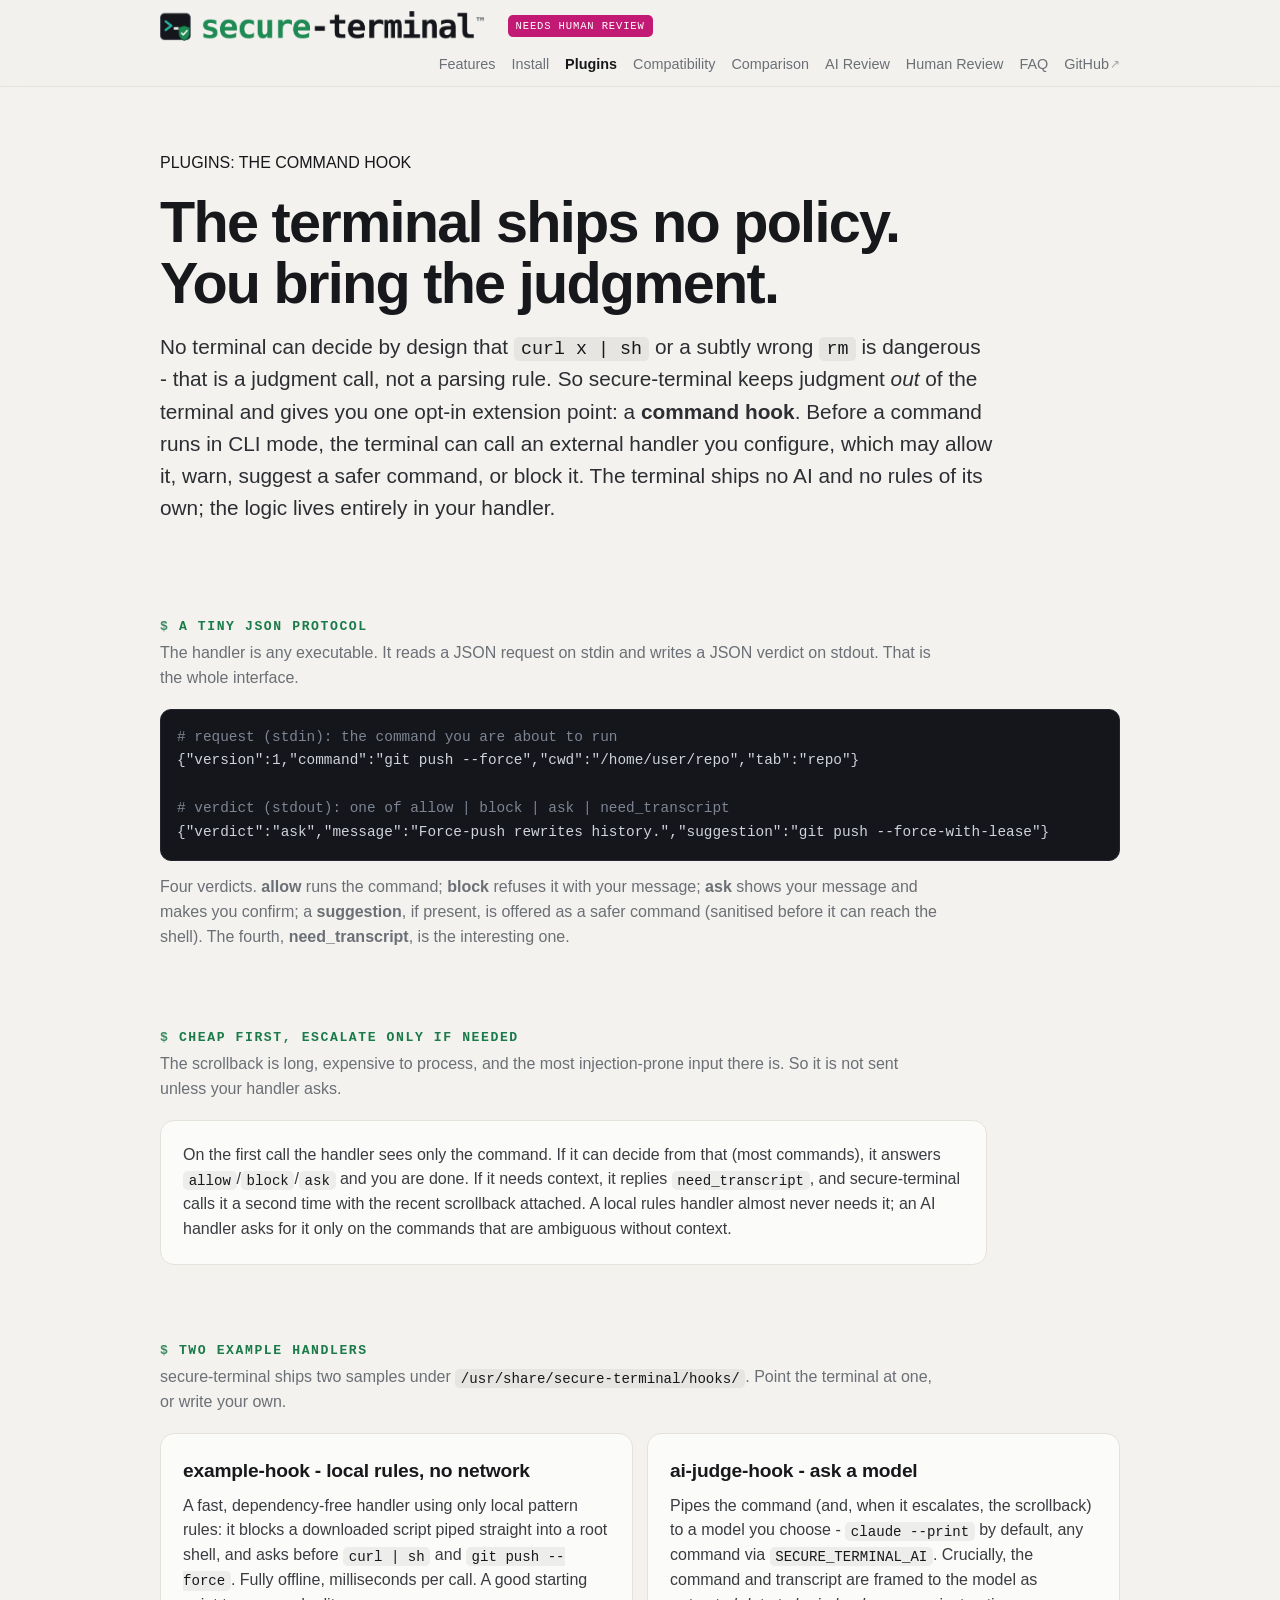
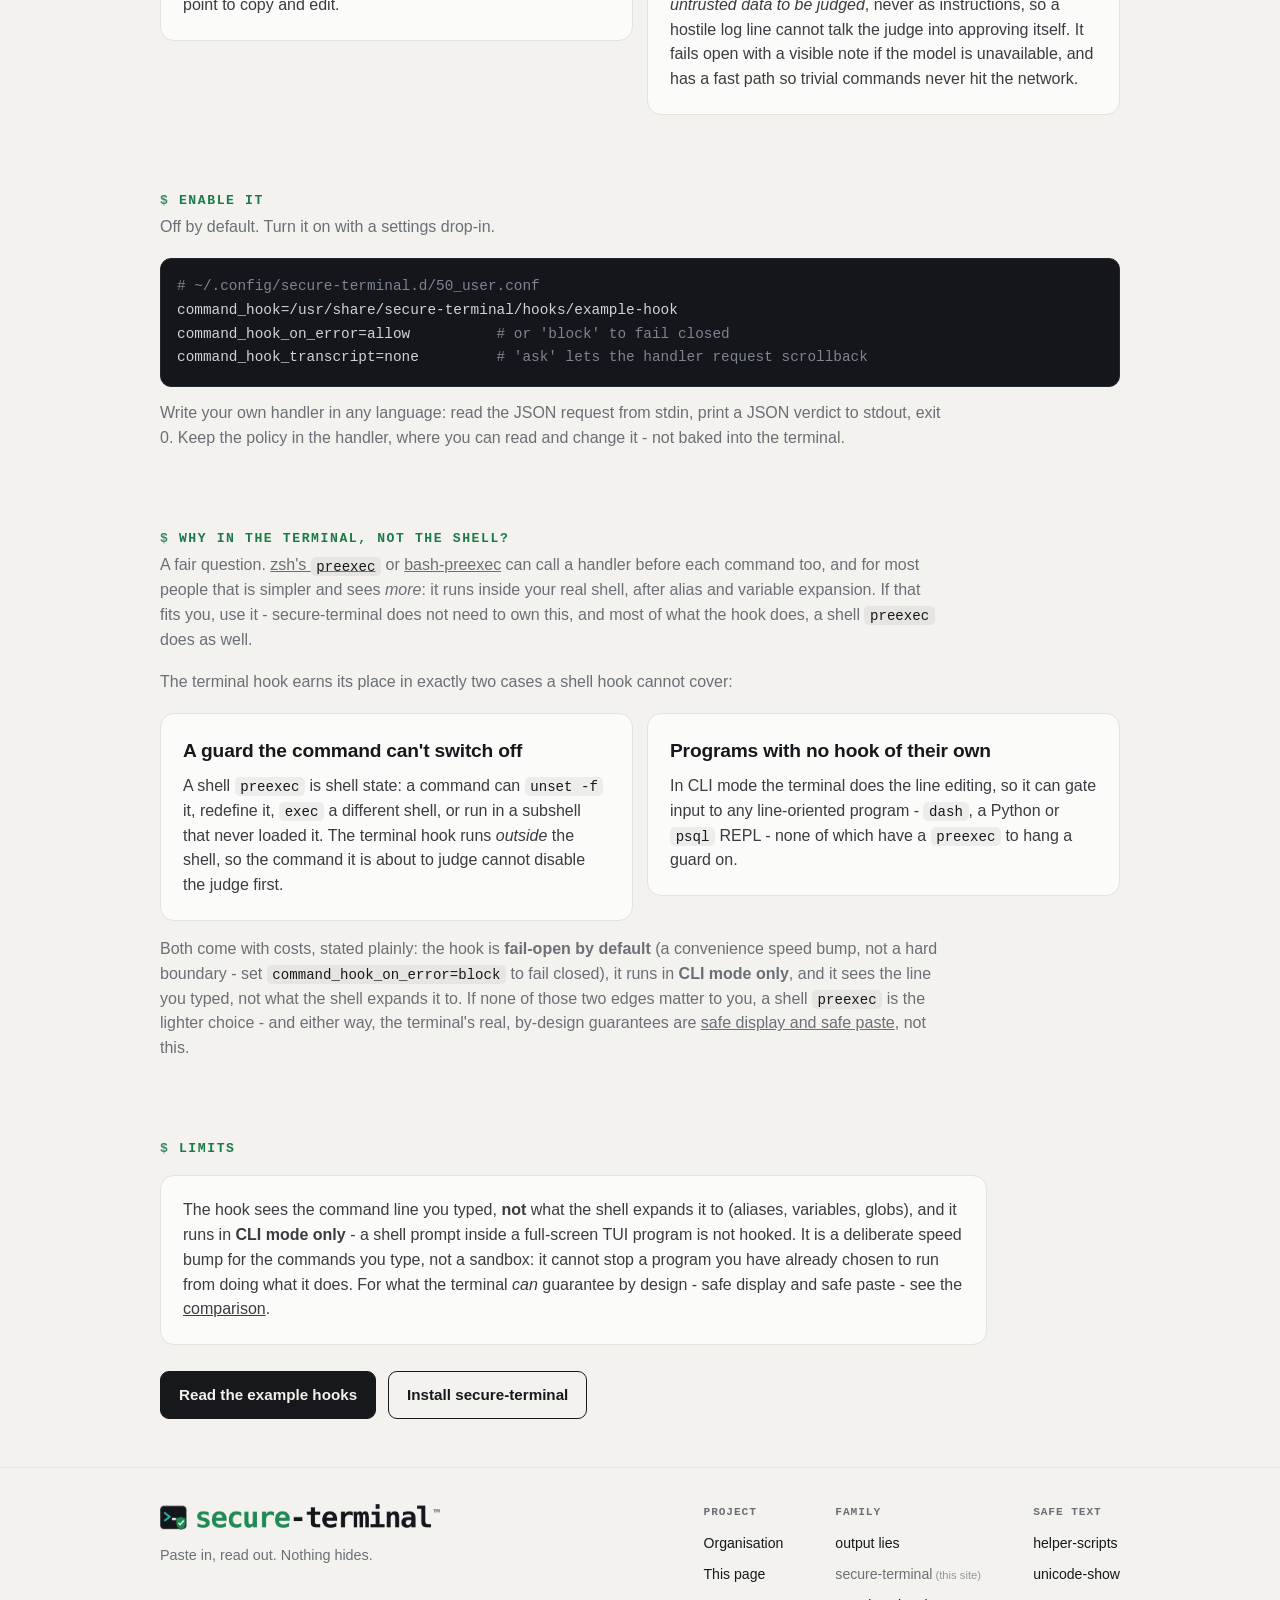
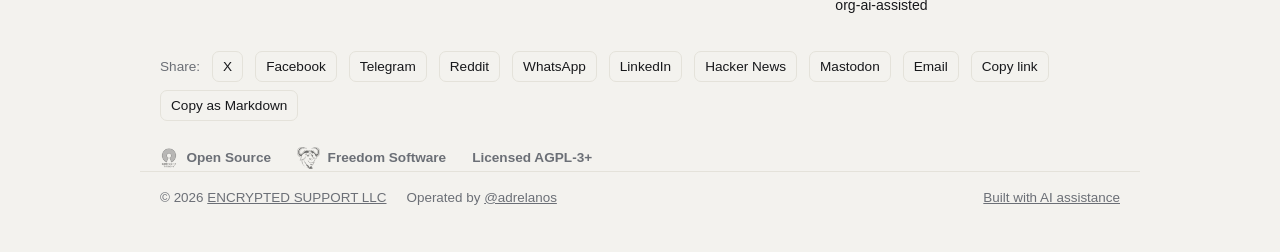
<file: plugins/index.html>
<!DOCTYPE html>
<html lang="en">
<!--
  secure-terminal: plugins / command hook. AI-Assisted.
  Source: https://github.com/secure-terminal/secure-terminal.github.io
-->
<meta charset="utf-8">
<meta http-equiv="Content-Security-Policy" content="default-src 'none'; script-src 'self' 'unsafe-inline'; style-src 'self' 'unsafe-inline'; img-src 'self' data:; base-uri 'none'; form-action 'none'">
<meta name="viewport" content="width=device-width, initial-scale=1">
<meta name="ai-disclosure" content="ai-assisted">
<title>secure-terminal plugins: the command hook</title>
<meta name="description" content="secure-terminal ships no AI and no policy. It provides one opt-in extension point: a command hook that calls an external handler to judge a command before it runs in CLI mode. A tiny JSON protocol, two example handlers, and a fail-open, injection-framed design.">
<link rel="canonical" href="https://secure-terminal.github.io/plugins/">
<meta name="robots" content="index, follow">
<meta property="og:type" content="website">
<meta property="og:site_name" content="secure-terminal">
<meta property="og:title" content="secure-terminal plugins: the command hook">
<meta property="og:description" content="One opt-in extension point: an external handler judges a command before it runs, over a tiny JSON protocol. Two example handlers (rules and AI), fail-open, with the command framed as untrusted data.">
<meta property="og:url" content="https://secure-terminal.github.io/plugins/">
<meta property="og:image" content="https://secure-terminal.github.io/og.png">
<meta property="og:image:width" content="1200">
<meta property="og:image:height" content="630">
<meta property="og:image:alt" content="secure-terminal plugins: the command hook">
<meta name="twitter:card" content="summary_large_image">
<meta name="twitter:title" content="secure-terminal plugins: the command hook">
<meta name="twitter:image" content="https://secure-terminal.github.io/og.png">
<meta name="theme-color" content="#f3f2ee">
<link rel="icon" href="/favicon.svg" type="image/svg+xml">
<link rel="stylesheet" href="/style.css">

<header class="nav">
  <div class="wrap">
    <a class="brand" href="/"><img class="brandmark" src="/logo-wide.png" width="729" height="70" alt="secure-terminal"></a>
    <span class="status" title="This site is AI-generated and pending human review">needs human review</span>
    <nav>
      <a href="/#features">Features</a>
      <a href="/#install">Install</a>
      <a href="/plugins/" class="active">Plugins</a>
      <a href="/compatibility/">Compatibility</a>
      <a href="/comparison/">Comparison</a>
      <a href="/ai-review/">AI Review</a>
      <a href="/human-review/">Human Review</a>
      <a href="/#faq">FAQ</a>
      <a href="https://github.com/secure-terminal/secure-terminal">GitHub</a>
    </nav>
  </div>
</header>

<main>
<section class="hero"><div class="wrap">
  <p class="eyebrow">PLUGINS: THE COMMAND HOOK</p>
  <h1>The terminal ships no policy.<br>You bring the judgment.</h1>
  <p class="lede">No terminal can decide by design that <code>curl x | sh</code> or a
    subtly wrong <code>rm</code> is dangerous - that is a judgment call, not a parsing
    rule. So secure-terminal keeps judgment <em>out</em> of the terminal and gives you one
    opt-in extension point: a <b>command hook</b>. Before a command runs in CLI mode, the
    terminal can call an external handler you configure, which may allow it, warn, suggest a
    safer command, or block it. The terminal ships no AI and no rules of its own; the logic
    lives entirely in your handler.</p>
</div></section>

<section class="cat" id="protocol"><div class="wrap">
  <h2 class="catname">A tiny JSON protocol</h2>
  <p class="catdesc">The handler is any executable. It reads a JSON request on stdin and writes a JSON verdict on stdout. That is the whole interface.</p>
  <div class="pre"><span class="c"># request (stdin): the command you are about to run</span>
{"version":1,"command":"git push --force","cwd":"/home/user/repo","tab":"repo"}

<span class="c"># verdict (stdout): one of allow | block | ask | need_transcript</span>
{"verdict":"ask","message":"Force-push rewrites history.","suggestion":"git push --force-with-lease"}</div>
  <p class="catdesc" style="margin-top:14px">Four verdicts. <b>allow</b> runs the command;
    <b>block</b> refuses it with your message; <b>ask</b> shows your message and makes you
    confirm; a <b>suggestion</b>, if present, is offered as a safer command (sanitised before
    it can reach the shell). The fourth, <b>need_transcript</b>, is the interesting one.</p>
</div></section>

<section class="cat" id="escalate"><div class="wrap">
  <h2 class="catname">Cheap first, escalate only if needed</h2>
  <p class="catdesc">The scrollback is long, expensive to process, and the most injection-prone input there is. So it is not sent unless your handler asks.</p>
  <div class="issue">
    <p>On the first call the handler sees only the command. If it can decide from that
      (most commands), it answers <code>allow</code>/<code>block</code>/<code>ask</code> and
      you are done. If it needs context, it replies <code>need_transcript</code>, and
      secure-terminal calls it a second time with the recent scrollback attached. A local
      rules handler almost never needs it; an AI handler asks for it only on the commands
      that are ambiguous without context.</p>
  </div>
</div></section>

<section class="cat" id="examples"><div class="wrap">
  <h2 class="catname">Two example handlers</h2>
  <p class="catdesc">secure-terminal ships two samples under <code>/usr/share/secure-terminal/hooks/</code>. Point the terminal at one, or write your own.</p>
  <div class="fg">
  <div class="issue">
    <h3>example-hook - local rules, no network</h3>
    <p>A fast, dependency-free handler using only local pattern rules: it blocks a downloaded
      script piped straight into a root shell, and asks before <code>curl | sh</code> and
      <code>git push --force</code>. Fully offline, milliseconds per call. A good starting
      point to copy and edit.</p>
  </div>
  <div class="issue">
    <h3>ai-judge-hook - ask a model</h3>
    <p>Pipes the command (and, when it escalates, the scrollback) to a model you choose
      - <code>claude --print</code> by default, any command via
      <code>SECURE_TERMINAL_AI</code>. Crucially, the command and transcript are framed to the
      model as <em>untrusted data to be judged</em>, never as instructions, so a hostile log
      line cannot talk the judge into approving itself. It fails open with a visible note if
      the model is unavailable, and has a fast path so trivial commands never hit the network.</p>
  </div>
  </div>
</div></section>

<section class="cat" id="enable"><div class="wrap">
  <h2 class="catname">Enable it</h2>
  <p class="catdesc">Off by default. Turn it on with a settings drop-in.</p>
  <div class="pre"><span class="c"># ~/.config/secure-terminal.d/50_user.conf</span>
command_hook=/usr/share/secure-terminal/hooks/example-hook
command_hook_on_error=allow          <span class="c"># or 'block' to fail closed</span>
command_hook_transcript=none         <span class="c"># 'ask' lets the handler request scrollback</span></div>
  <p class="catdesc" style="margin-top:14px">Write your own handler in any language: read the
    JSON request from stdin, print a JSON verdict to stdout, exit 0. Keep the policy in the
    handler, where you can read and change it - not baked into the terminal.</p>
</div></section>

<section class="cat" id="why-terminal"><div class="wrap">
  <h2 class="catname">Why in the terminal, not the shell?</h2>
  <p class="catdesc">A fair question. <a href="https://zsh.sourceforge.io/Doc/Release/Functions.html#Hook-Functions" rel="noopener">zsh's <code>preexec</code></a>
    or <a href="https://github.com/rcaloras/bash-preexec" rel="noopener">bash-preexec</a> can call a
    handler before each command too, and for most people that is simpler and sees <em>more</em>: it
    runs inside your real shell, after alias and variable expansion. If that fits you, use it -
    secure-terminal does not need to own this, and most of what the hook does, a shell
    <code>preexec</code> does as well.</p>
  <p class="catdesc">The terminal hook earns its place in exactly two cases a shell hook cannot cover:</p>
  <div class="fg">
    <div class="issue">
      <h3>A guard the command can't switch off</h3>
      <p>A shell <code>preexec</code> is shell state: a command can <code>unset -f</code> it,
        redefine it, <code>exec</code> a different shell, or run in a subshell that never loaded it.
        The terminal hook runs <em>outside</em> the shell, so the command it is about to judge cannot
        disable the judge first.</p>
    </div>
    <div class="issue">
      <h3>Programs with no hook of their own</h3>
      <p>In CLI mode the terminal does the line editing, so it can gate input to any line-oriented
        program - <code>dash</code>, a Python or <code>psql</code> REPL - none of which have a
        <code>preexec</code> to hang a guard on.</p>
    </div>
  </div>
  <p class="catdesc" style="margin-top:14px">Both come with costs, stated plainly: the hook is
    <b>fail-open by default</b> (a convenience speed bump, not a hard boundary - set
    <code>command_hook_on_error=block</code> to fail closed), it runs in <b>CLI mode only</b>, and it
    sees the line you typed, not what the shell expands it to. If none of those two edges matter to
    you, a shell <code>preexec</code> is the lighter choice - and either way, the terminal's real,
    by-design guarantees are <a href="/comparison/">safe display and safe paste</a>, not this.</p>
</div></section>

<section class="cat" id="limits"><div class="wrap">
  <h2 class="catname">Limits</h2>
  <div class="issue">
    <p>The hook sees the command line you typed, <b>not</b> what the shell expands it to
      (aliases, variables, globs), and it runs in <b>CLI mode only</b> - a shell prompt
      inside a full-screen TUI program is not hooked. It is a deliberate speed bump for the
      commands you type, not a sandbox: it cannot stop a program you have already chosen to
      run from doing what it does. For what the terminal <em>can</em> guarantee by
      design - safe display and safe paste - see the
      <a href="/comparison/">comparison</a>.</p>
  </div>
  <div class="cta">
    <a class="btn primary" href="https://github.com/secure-terminal/secure-terminal/tree/master/usr/share/secure-terminal/hooks">Read the example hooks</a>
    <a class="btn ghost" href="/#install">Install secure-terminal</a>
  </div>
</div></section>
</main>

<footer>
  <div class="ftop">
    <div class="fbrand">
      <span class="ftag"><img src="/logo-wide.png" width="729" height="70" alt="secure-terminal" style="height:26px;width:auto"></span>
      <p>Paste in, read out. Nothing hides.</p>
    </div>
    <nav class="fcols">
      <div class="fcol">
        <h3>Project</h3>
        <a href="https://github.com/secure-terminal">Organisation</a>
        <a href="https://github.com/secure-terminal/secure-terminal.github.io">This page</a>
      </div>
      <div class="fcol">
        <h3>Family</h3>
        <a href="https://output-lies.github.io">output lies</a>
        <a class="self" href="https://secure-terminal.github.io" aria-current="page">secure-terminal</a>
        <a href="https://org-ai-assisted.github.io">org-ai-assisted</a>
      </div>
      <div class="fcol">
        <h3>Safe text</h3>
        <a href="https://github.com/Kicksecure/helper-scripts">helper-scripts</a>
        <a href="https://www.kicksecure.com/wiki/Unicode-show">unicode-show</a>
      </div>
    </nav>
  </div>
  <div class="fshare">
    <span class="fshare-l">Share:</span>
    <noscript><style>.fshare a.sh,.fshare button.sh{display:none}</style><span class="sh-msg" style="color:var(--muted)">Sharing needs JavaScript, which is off - copy this page's address from your browser to share it.</span></noscript>
    <a class="sh" data-net="x" rel="nofollow noopener">X</a>
    <a class="sh" data-net="facebook" rel="nofollow noopener">Facebook</a>
    <a class="sh" data-net="telegram" rel="nofollow noopener">Telegram</a>
    <a class="sh" data-net="reddit" rel="nofollow noopener">Reddit</a>
    <a class="sh" data-net="whatsapp" rel="nofollow noopener">WhatsApp</a>
    <a class="sh" data-net="linkedin" rel="nofollow noopener">LinkedIn</a>
    <a class="sh" data-net="hn" rel="nofollow noopener">Hacker News</a>
    <a class="sh" data-net="mastodon" href="#" rel="nofollow noopener">Mastodon</a>
    <a class="sh" data-net="email">Email</a>
    <button class="sh" data-net="copy" type="button">Copy link</button>
    <button class="sh" data-net="md" type="button">Copy as Markdown</button>
    <span class="sh-msg" aria-live="polite"></span>
  </div>
  <script>
    /* Local-only share links. No third-party script or resource is loaded; a
       target opens only when the user clicks it. */
    (function () {
      var u = encodeURIComponent(location.href), t = encodeURIComponent(document.title);
      var L = {
        x: 'https://twitter.com/intent/tweet?url=' + u + '&text=' + t,
        facebook: 'https://www.facebook.com/sharer/sharer.php?u=' + u,
        telegram: 'https://t.me/share/url?url=' + u + '&text=' + t,
        reddit: 'https://www.reddit.com/submit?url=' + u + '&title=' + t,
        whatsapp: 'https://api.whatsapp.com/send?text=' + t + '%20' + u,
        linkedin: 'https://www.linkedin.com/sharing/share-offsite/?url=' + u,
        hn: 'https://news.ycombinator.com/submitlink?u=' + u + '&t=' + t,
        email: 'mailto:?subject=' + t + '&body=' + u
      };
      document.querySelectorAll('.fshare a.sh').forEach(function (a) {
        var n = a.getAttribute('data-net');
        if (L[n]) { a.href = L[n]; if (n !== 'email') { a.target = '_blank'; } }
      });
      var m = document.querySelector('.fshare [data-net=mastodon]');
      if (m) m.addEventListener('click', function (e) {
        e.preventDefault();
        var i = prompt('Your Mastodon instance (e.g. mastodon.social):');
        if (i) { i = i.replace(/^https?:\/\//i, '').replace(/\/.*$/, '').trim();
          if (/^[a-z0-9.-]+$/i.test(i)) { window.open('https://' + i + '/share?text=' + t + '%20' + u, '_blank', 'noopener'); } else { alert('That does not look like a Mastodon instance host name.'); } }
      });
      var msg = document.querySelector('.fshare .sh-msg');
      function flash(x) { if (msg) { msg.textContent = x; setTimeout(function () { msg.textContent = ''; }, 2000); } }
      var c = document.querySelector('.fshare [data-net=copy]');
      if (c) c.addEventListener('click', function () {
        if (navigator.clipboard) navigator.clipboard.writeText(location.href).then(function () { flash('link copied'); });
      });
      var md = document.querySelector('.fshare [data-net=md]');
      if (md) md.addEventListener('click', function () {
        var text = '[' + document.title + '](' + location.href + ')';
        if (navigator.clipboard) navigator.clipboard.writeText(text).then(function () { flash('markdown copied'); });
      });
    })();
  </script>
  <div class="ffree">
    <a class="freebadge" href="https://opensource.org/" rel="noopener" title="Open Source Initiative"><img src="/osi-logo.png" width="27" height="32" alt="Open Source Initiative"><span>Open Source</span></a>
    <a class="freebadge" href="https://www.gnu.org/" rel="noopener" title="GNU / Free Software"><img src="/gnu-logo.png" width="33" height="32" alt="GNU"><span>Freedom Software</span></a>
    <a class="freebadge" href="https://github.com/secure-terminal/secure-terminal.github.io/blob/master/LICENSE" rel="license">Licensed AGPL-3+</a>
  </div>
  <div class="fbot">
    <span class="fcopy">&copy; 2026 <a href="https://www.encrypted-support.com">ENCRYPTED SUPPORT LLC</a></span>
    <span class="fcopy">Operated by <a href="https://github.com/adrelanos">@adrelanos</a></span>
    <span class="fcopy sp"><a href="https://org-ai-assisted.github.io">Built with AI assistance</a></span>
  </div>
</footer>
</file>
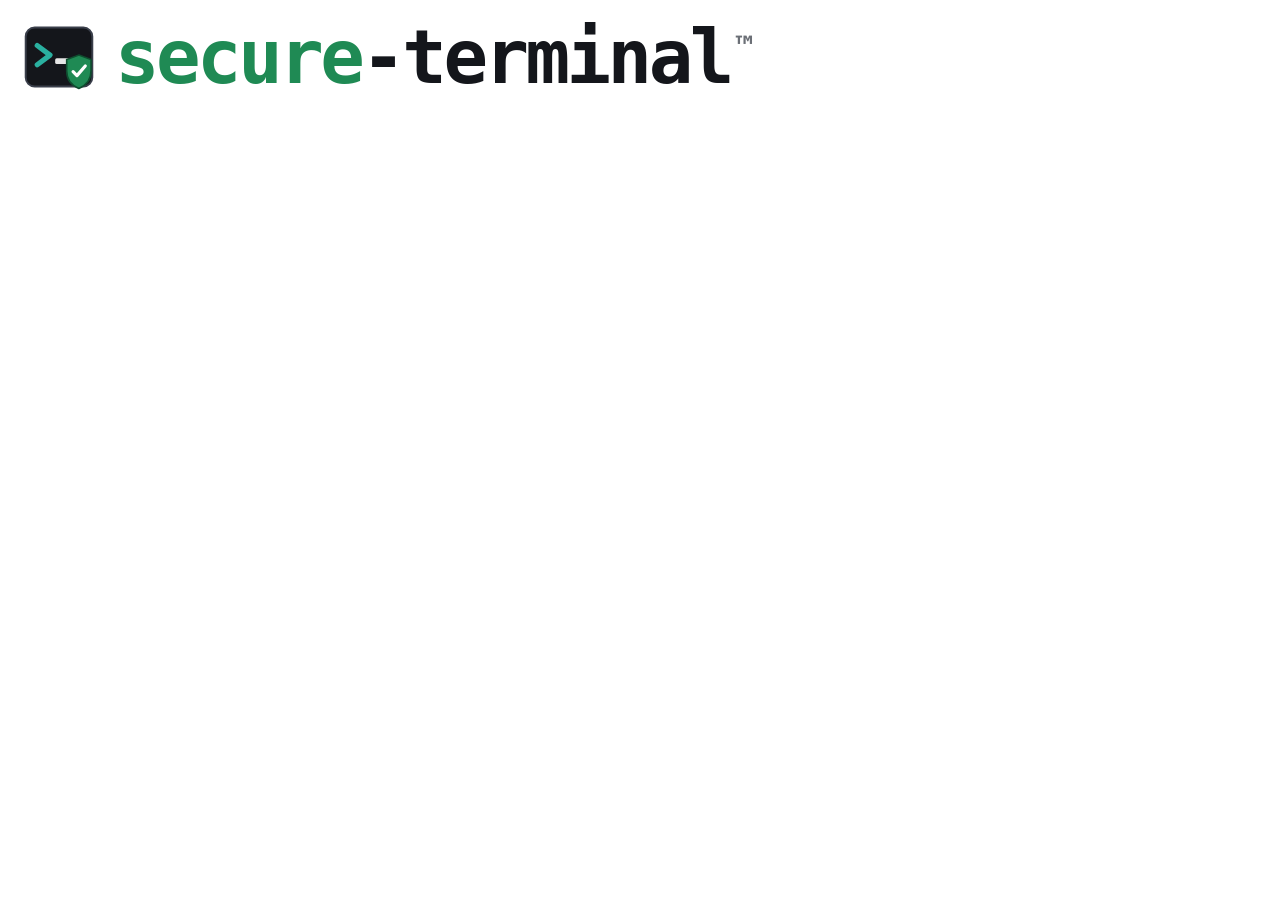
<file: logo-wide.html>
<!DOCTYPE html>
<html lang="en">
<!--
  Horizontal logo lockup source for secure-terminal. AI-Assisted.
  Rendered headless (transparent) + trimmed to logo-wide.png, used as a single <img> in nav/footer
  so the symbol+wordmark can never wrap or break apart. Sibling of output-lies' lockup (same
  typography), but its own symbol: the secure-terminal app icon -- a rounded terminal panel with a
  teal prompt chevron and cursor block, and a green shield with a checkmark for "secure". "secure"
  carries the green accent.
-->
<meta charset="utf-8">
<style>
  html,body{margin:0;background:transparent}
  body{display:inline-block}
  .lock{display:inline-flex;align-items:center;gap:15px;padding:14px 18px;
    font-family:"DejaVu Sans Mono","Cascadia Code",monospace;font-weight:700;font-size:74px;
    color:#14161b;letter-spacing:-3.5px;white-space:nowrap}
  .lock svg{width:82px;height:82px;flex:0 0 auto}
  .wm .s{color:#1f8a54}
  .wm .tm{font-size:.4em;color:#6b6f76;font-weight:600;vertical-align:super;margin-left:5px}
</style>
<body>
  <div class="lock">
    <svg viewBox="0 0 128 128" xmlns="http://www.w3.org/2000/svg"><rect x="12" y="18" width="104" height="92" rx="14" ry="14" fill="#14161b" stroke="#3a3f4b" stroke-width="3"/><path d="M30 46 l20 15 -20 15" fill="none" stroke="#2ab0a0" stroke-width="8" stroke-linecap="round" stroke-linejoin="round"/><rect x="58" y="66" width="30" height="9" rx="2.5" fill="#e6e6e6"/><g transform="translate(74,58)"><path d="M21 3 L40 10 V28 C40 43 31 51 21 55 C11 51 2 43 2 28 V10 Z" fill="#1f8a54" stroke="#0f4d2f" stroke-width="2.5"/><path d="M12 29 l6 6 13 -15" fill="none" stroke="#ffffff" stroke-width="5" stroke-linecap="round" stroke-linejoin="round"/></g></svg>
    <span class="wm"><span class="s">secure</span>-terminal<span class="tm">&trade;</span></span>
  </div>
</body>
</file>
<file: chat-view/vt.css>
/* Cross-document View Transitions for the chat-view mockup. Kept in an external sheet (not the
   page's inline <style>) because vnu's CSS validator does not yet recognize the @view-transition
   at-rule and flags a valid inline instance; external CSS is not vnu-checked. Pure CSS, no JS,
   no CSP change; unsupported browsers (Firefox/Tor Browser) do an instant navigation. Scoped to
   the motion-welcome block so reduced-motion users get the instant swap. */
@media (prefers-reduced-motion: no-preference) {
  @view-transition { navigation: auto; }
}
</file>
<file: style.css>
:root{
    --bg:#f3f2ee; --card:#fbfbf9; --ink:#17181b; --muted:#6b6f76; --line:#e4e2da;
    --accent:#1a7a49; --danger:#c62828; --safe:#1a7a49;
    --tbg:#14161b; --tfg:#cfd3da;
    --mono:ui-monospace,"SF Mono","Cascadia Code",Menlo,Consolas,monospace;
    --sans:-apple-system,BlinkMacSystemFont,"Segoe UI",Roboto,Helvetica,Arial,sans-serif;
  }
  *{box-sizing:border-box}
  html{scroll-behavior:smooth;scroll-padding-top:70px}
  body{margin:0;background:var(--bg);color:var(--ink);font-family:var(--sans);line-height:1.55;-webkit-font-smoothing:antialiased}
  a{color:inherit}
  :focus-visible{outline:2px solid var(--accent);outline-offset:2px;border-radius:3px}
  /* SIGNATURE: shell-prompt eyebrow -- the section labels read as terminal prompts */
  .kicker::before,.catname::before{content:"$ ";color:var(--accent);opacity:.85}
  code{font-family:var(--mono);font-size:.88em;color:var(--ink);background:rgba(23,24,27,.06);padding:.11em .4em;border-radius:5px;unicode-bidi:isolate}
  .wrap{max-width:1000px;margin:0 auto;padding:0 20px}

  header.nav{position:sticky;top:0;z-index:10;background:rgba(243,242,238,.93);backdrop-filter:blur(8px);border-bottom:1px solid var(--line)}
  .nav > .wrap{display:flex;align-items:center;gap:12px;min-height:56px;position:relative}
  .brand{font-family:var(--mono);font-weight:700;letter-spacing:-.02em;text-decoration:none;display:inline-flex;align-items:center;gap:9px;white-space:nowrap;font-size:1.02rem;flex:0 0 auto}
  .brand .logo{width:1.4em;height:1.4em;flex:0 0 auto}
  .brand .brandmark{height:30px;width:auto;max-width:100%;display:block}
  /* narrow phones: the wordmark at 30px is ~324px wide and would overflow a
     320-375px viewport, so shrink it there (the sibling sites do the same) */
  /* the wordmark is very wide (~10.8:1); on a phone it must be small enough to
     fit undistorted beside the status pill + toggle, so scale it down here. */
  @media(max-width:640px){ .brand .brandmark{height:16px} }
  /* only on the very narrowest screens is there no room for the pill too
     (higher specificity than the base .nav .status so source order is moot) */
  @media(max-width:340px){ .nav > .wrap > .status{display:none} }
  .brand b{color:var(--accent)}
  .brand .tm{font-size:.72em;color:var(--muted);margin-left:.14em;font-weight:600;align-self:flex-start;line-height:1}
  /* Auto margin after the badge keeps brand+badge clustered left; when the
     9-item nav wraps to its own row it sits LEFT-aligned under them, not shoved
     to the right edge (the odd empty indent it had). */
  .nav .status{margin-left:12px;display:inline-block;font-family:var(--mono);font-size:.66rem;letter-spacing:.08em;text-transform:uppercase;color:#fff;background:#c21a74;border-radius:5px;padding:3px 8px;white-space:nowrap;text-decoration:none;cursor:pointer;transition:filter .15s,box-shadow .15s}
  .nav a.status:hover{filter:brightness(1.12);box-shadow:0 1px 5px rgba(0,0,0,.28);text-decoration:none}
  .nav a.status:focus-visible{outline:2px solid #fff;outline-offset:2px}
  .nav .navtoggle{position:absolute;opacity:0;width:0;height:0;pointer-events:none}
  .nav .menubtn{margin-left:auto;display:inline-block;cursor:pointer;user-select:none;font-size:0;
    color:var(--ink);border:1px solid var(--line);border-radius:8px;padding:9px 10px}
  .nav .menubtn::before{content:"";display:inline-block;width:15px;height:11px;
    background:linear-gradient(currentColor 0 2px,transparent 2px 4.5px,currentColor 4.5px 6.5px,transparent 6.5px 9px,currentColor 9px 11px)}
  .nav .navtoggle:focus-visible + .menubtn{outline:2px solid var(--accent);outline-offset:2px}
  .nav nav a{font-size:.9rem;color:var(--muted);text-decoration:none;white-space:nowrap}
  .nav nav a:hover{color:var(--ink)}
  /* mark an off-site nav link (GitHub) with a small external-link arrow (decorative; the
     link text is the accessible name) */
  .nav nav a[href^="http"]::after{content:"\2197";font-size:.82em;opacity:.6;margin-left:1px;vertical-align:.05em}
  .nav nav a[href^="http"]:hover::after{opacity:.95}
  .nav nav a.active{color:var(--ink);font-weight:650}
  .nav nav{display:none}
  .nav .navtoggle:checked ~ nav{position:absolute;left:0;right:0;top:100%;display:flex;flex-direction:column;
    align-items:stretch;gap:0;background:var(--bg);z-index:2;border-bottom:1px solid var(--line);
    padding:2px 20px 10px;box-shadow:0 12px 26px rgba(0,0,0,.10)}
  .nav .navtoggle:checked ~ nav a{padding:11px 2px;border-top:1px solid var(--line);font-size:1rem;white-space:normal;color:var(--ink)}
  .nav .navscrim{display:none}
  .nav .navtoggle:checked ~ .navscrim{display:block;position:fixed;inset:0;z-index:1}
  @media(min-width:1000px){
    .nav .menubtn{display:none}
    /* the 10-item nav is wider than the 1000px content column, so it wraps to a
       second row. Give both rows real vertical breathing room (row-gap + padding)
       so the header reads as an airy two-tier bar, not a cramped stack. */
    .nav > .wrap{flex-wrap:wrap;row-gap:12px;padding-top:11px;padding-bottom:11px}
    .nav nav{display:flex;gap:16px;align-items:center;position:static;margin-left:auto}
  }

  .notice{background:#eef7f1;border-bottom:1px solid #cfe6da;color:#274b39}
  .notice .wrap{padding:11px 20px;font-size:.92rem}
  .notice b{color:var(--accent)}

  .hero{padding:clamp(28px,7vw,48px) 0 clamp(22px,5vw,40px)}
  .kicker{font-family:var(--mono);font-size:.8rem;letter-spacing:.14em;text-transform:uppercase;color:var(--accent);margin:0 0 14px}
  .hero h1{font-size:clamp(2rem,6vw,3.6rem);line-height:1.05;letter-spacing:-.03em;margin:0 0 18px;font-weight:800;text-wrap:balance}
  .hero h1 .u{text-decoration:underline;text-decoration-color:var(--accent);text-underline-offset:6px}
  .hero .kicker .u{text-decoration:underline;text-decoration-color:var(--accent);text-underline-offset:3px}
  .hero p.sub,.hero p.lede{font-size:clamp(1.05rem,2.4vw,1.3rem);color:#2c2e33;margin:0}
  .hero p.sub{max-width:60ch}
  .hero p.lede{max-width:72ch}
  .cta{display:flex;gap:12px;flex-wrap:wrap;margin-top:26px}
  .btn{display:inline-block;padding:11px 18px;border-radius:9px;font-weight:650;text-decoration:none;font-size:.95rem;border:1px solid var(--ink)}
  .btn.primary{background:var(--ink);color:var(--bg)}
  .btn.ghost{background:transparent;color:var(--ink)}

  .whatis{background:var(--card);border-top:1px solid var(--line);border-bottom:1px solid var(--line)}
  .whatis .wrap{padding:22px 20px}
  .whatis p{margin:0;max-width:72ch;color:#33353a;font-size:1.02rem}
  .whatis b{color:var(--accent)}

  section.cat{padding:clamp(26px,6vw,52px) 0 8px}
  .catname{font-size:.82rem;font-family:var(--mono);letter-spacing:.12em;text-transform:uppercase;color:var(--accent);margin:0 0 4px}
  .catdesc{margin:0 0 18px;color:var(--muted);max-width:88ch}
  /* comparison intro: compact so the switcher + matrix are the focus near the top.
     .lede here is outside .hero, so it needs its own reading-measure + spacing. */
  #compare{padding-top:26px}
  #compare .catname{margin:0 0 8px}
  #compare .lede{max-width:72ch;margin:0 0 12px;color:#2c2e33;font-size:1.05rem;line-height:1.5}
  .issue{background:var(--card);border:1px solid var(--line);border-radius:14px;padding:22px;margin:16px 0}
  .issue h3{margin:0 0 8px;font-size:1.2rem;letter-spacing:-.01em}
  .issue p{margin:0 0 8px;color:#3a3c41;max-width:88ch}
  .issue p:last-child{margin-bottom:0}
  /* A prose issue card hugs the reading measure (like .cmp-wrap) so its border
     does not trail empty space to the right of the text. Cards holding a wide
     table or terminal block stay full-width. Grid (.fg) columns still win. */
  .issue:not(:has(table, .term, .pre)){max-width:calc(88ch + 44px)}
  .modenote{margin-top:10px;padding-top:10px;border-top:1px solid var(--line);color:var(--muted);font-size:.9rem}
  .modenote b{color:var(--ink)}
  .no{color:var(--danger);font-weight:700}
  .yes{color:var(--accent);font-weight:700}
  .tbl{width:100%;border-collapse:collapse;margin:6px 0 0;font-size:.95rem}
  .tbl th,.tbl td{text-align:left;padding:10px 12px;border-bottom:1px solid var(--line)}
  .tbl th{font-family:var(--mono);font-size:.72rem;letter-spacing:.06em;text-transform:uppercase;color:var(--muted)}
  .tbl td code{font-family:var(--mono)}
  .tbl tr:last-child td{border-bottom:0}
  .term{background:var(--tbg);color:var(--tfg);font:.92rem/1.7 var(--mono);padding:16px;border-radius:11px;border:1px solid #23262e;overflow-x:auto;white-space:pre;unicode-bidi:isolate}
  .term .g{color:#9ece6a}.term .r{color:#f7768e}.term .d{color:#7d8593}.term .y{color:#e0af68}
  .fg{display:grid;grid-template-columns:1fr 1fr;gap:14px;margin:16px 0;align-items:start}
  .fg .issue{margin:0}
  @media(max-width:640px){ .fg{grid-template-columns:1fr} }
  .risk{border-left:4px solid #e5a50a;background:#fbf6ec}
  .flag{color:#b9770a;font-weight:700}
  .pre{background:var(--tbg);color:var(--tfg);font:.9rem/1.65 var(--mono);padding:16px;border-radius:11px;border:1px solid #23262e;overflow-x:auto;white-space:pre;unicode-bidi:isolate}
  /* Data tables fill their column (like the comparison matrix): a 3-4 column verdict /
     coverage / fingerprint table reads far better with room than clamped to the 72ch prose
     measure, which forces heavy wrapping. Prose stays capped elsewhere; tables get the width.
     overflow-x:auto + min-width on .cmp keeps them scrollable on narrow screens. */
  .cmp-wrap{overflow-x:auto;margin:16px 0;max-width:none;
    /* self-hiding scroll shadows: a soft shadow appears on whichever edge still
       has table to scroll to, so the hidden third column (secure-terminal) is
       discoverable on narrow screens. Pure CSS, no script. */
    background:
      linear-gradient(to right, var(--bg) 20%, rgba(243,242,238,0)) left center,
      linear-gradient(to left,  var(--bg) 20%, rgba(243,242,238,0)) right center,
      linear-gradient(to right, rgba(0,0,0,.13), rgba(0,0,0,0)) left center,
      linear-gradient(to left,  rgba(0,0,0,.13), rgba(0,0,0,0)) right center;
    background-repeat:no-repeat;
    background-size:36px 100%,36px 100%,16px 100%,16px 100%;
    background-attachment:local,local,scroll,scroll}
  .cmp-hint{display:none}
  @media(max-width:640px){
    .cmp-hint{display:block;margin:8px 2px 0;text-align:right;color:var(--muted);
      font-family:var(--mono);font-size:.72rem;letter-spacing:.02em}
  }
  .cmp{width:100%;border-collapse:collapse;font-size:.95rem;min-width:560px}
  .cmp th,.cmp td{text-align:left;padding:11px 12px;border-bottom:1px solid var(--line);vertical-align:top}
  .cmp thead th{font-family:var(--mono);font-size:.72rem;letter-spacing:.06em;text-transform:uppercase;color:var(--muted)}
  .cmp td:first-child{font-weight:600;color:var(--ink)}
  .cmp .trad{color:#5a5c61}
  @media(max-width:640px){ .cmp{font-size:.86rem} .cmp th,.cmp td{padding:9px 8px} }
  .shotgrid{display:grid;grid-template-columns:repeat(auto-fit,minmax(440px,1fr));gap:20px;margin:8px 0 0}
  @media(max-width:520px){ .shotgrid{grid-template-columns:1fr} }
  .shotsrc{font-size:.82rem;color:var(--muted);margin:14px 0 0;text-align:center}
  .boxlegend{font-size:.9rem;color:var(--ink);margin:16px 0 0;line-height:1.7}
  .boxlegend .sw{display:inline-block;width:.85em;height:.85em;border-radius:3px;vertical-align:-1px;border:1px solid rgba(0,0,0,.2)}
  .pastedemo{margin:16px 0 2px}
  .cmdrow{display:flex;align-items:center;gap:12px;flex-wrap:wrap}
  .pastedemo .cmd{font-family:var(--mono);font-size:1.05rem;padding:9px 15px;background:var(--card);border:1px solid var(--line);border-radius:8px}
  .pd-btn{padding:8px 15px;font-size:.85rem;font-weight:650;cursor:pointer;font-family:inherit}
  .pd-status{color:var(--muted);font-size:.85rem}
  .pd-out{margin:14px 0 0;background:#14161b;color:#e9e9e9;border-radius:11px;padding:15px 16px;overflow-x:auto;white-space:pre-wrap;font-family:var(--mono);font-size:.9rem;line-height:1.7}
  .shot{margin:0;border:1px solid var(--line);border-radius:11px;overflow:hidden;background:var(--card);display:flex;flex-direction:column}
  /* direct child only: this kills the inline-image descender gap on the figure's
     own image link. A descendant selector would also hit links inside the
     figcaption, turning them into zero-height blocks that break the sentence and
     overlap the neighbouring lines. */
  .shot > a{display:block;line-height:0}
  .shot img{display:block;width:100%;height:auto;background:#000}
  /* name-on-top caption: identifies the terminal above its screenshot */
  .shot .shotname{padding:10px 12px;font-size:.9rem;color:var(--muted);border-bottom:1px solid var(--line);order:-1}
  .shot .shotname b{color:var(--ink)}
  .shot figcaption{padding:10px 12px;font-size:.9rem;color:var(--muted)}

  /* Homepage hero before/after slider. Two identical-size screenshots of the SAME
     hostile file: a traditional terminal (base image, shown to the right of the
     divider) under secure-terminal Show mode (overlay, shown to the left). No-JS
     baseline: the overlay is a resize:horizontal box with a red divider -- drag its
     corner to wipe. Progressive enhancement (.js) adds a centred grip plus pointer,
     touch and keyboard control; with JS off the resize corner still works. */
  .herocmp{max-width:760px;margin:30px auto 0}
  /* pan-y pinch-zoom: the browser keeps vertical scroll AND native two-finger pinch-zoom;
     single-finger horizontal is routed to the slider JS. */
  .herocmp-stage{position:relative;width:100%;line-height:0;background:#fff;overflow:hidden;touch-action:pan-y pinch-zoom}
  .herocmp-stage img{display:block;width:100%;height:auto;max-width:100%;background:#fff;-webkit-user-drag:none;user-select:none}
  .herocmp-top{position:absolute;top:0;left:0;bottom:0;width:52%;min-width:0;max-width:100%;
    overflow:hidden;resize:horizontal;border-right:3px solid #e5484d;box-sizing:border-box}
  /* inner image pinned to the full stage size so it never squishes as the box narrows;
     max-width:none defeats the global img{max-width:100%}. */
  .herocmp-top img{position:absolute;top:0;left:0;height:100%;width:auto;max-width:none}
  /* Click-to-open: a transparent <a> over each side opens that screenshot full size in a
     new tab (native anchor, so middle / Ctrl / right-click + keyboard keep "open in new
     tab"). The base link covers the whole stage -- its uncovered right half opens the
     traditional shot; the overlay link covers the clipped secure side. JS distinguishes a
     drag (slide) from a click (open); no-JS, the click just opens and the resize corner slides. */
  .herocmp-link{position:absolute;top:0;left:0;right:0;bottom:0;display:block;cursor:zoom-in;-webkit-user-drag:none}
  /* no-JS only: keep the overlay's bottom-right resize corner reachable for the CSS slider */
  .herocmp:not(.js) .herocmp-link-top{bottom:18px}
  /* No-JS: the resize corner is the divider control; the grip button stays hidden. */
  .herocmp-handle{display:none}
  .herocmp.js .herocmp-top{resize:none}
  .herocmp.js .herocmp-handle{display:block;position:absolute;top:0;bottom:0;left:52%;width:40px;
    margin-left:-20px;padding:0;border:0;background:none;cursor:ew-resize;touch-action:none;z-index:3}
  .herocmp-grip{position:absolute;top:50%;left:50%;transform:translate(-50%,-50%);width:34px;height:34px;
    border-radius:50%;background-color:#e5484d;border:2px solid #fff;box-shadow:0 1px 5px rgba(0,0,0,.4);
    background-image:url("data:image/svg+xml,%3Csvg xmlns='http://www.w3.org/2000/svg' viewBox='0 0 24 24' fill='none' stroke='white' stroke-width='2.4' stroke-linecap='round' stroke-linejoin='round'%3E%3Cpath d='M10.5 7l-4 5 4 5M13.5 7l4 5-4 5'/%3E%3C/svg%3E");
    background-repeat:no-repeat;background-position:center;background-size:20px 20px}
  .herocmp-handle:focus-visible{outline:none}
  .herocmp-handle:focus-visible .herocmp-grip{outline:3px solid var(--accent);outline-offset:2px}
  .herocmp-hint{display:block;margin-top:6px;font-family:var(--mono);font-size:.78rem;color:var(--muted)}
  .herocmp.js .herocmp-hint::after{content:" Or use the arrow keys."}

  .pre .c{color:#7d8593}

  footer{border-top:1px solid var(--line);color:var(--muted);font-size:.9rem;margin-top:40px}
  footer .ftop{display:flex;gap:40px 56px;flex-wrap:wrap;justify-content:space-between;padding:36px 20px 28px;max-width:1000px;margin:0 auto}
  footer .fbrand .ftag{font-family:var(--mono);font-weight:700;font-size:1.05rem;color:var(--ink);letter-spacing:-.02em;display:inline-flex;align-items:center;gap:8px}
  footer .fbrand .ftag b{color:var(--accent)}
  footer .fbrand p{margin:8px 0 0;max-width:30ch;color:var(--muted)}
  footer .fcols{display:flex;gap:52px;flex-wrap:wrap}
  footer .fcol{display:flex;flex-direction:column;gap:9px}
  footer .fcol h3{margin:0 0 3px;font-family:var(--mono);font-size:.7rem;letter-spacing:.08em;text-transform:uppercase;color:var(--muted);font-weight:600}
  footer .fcol a{color:var(--ink);text-decoration:none;font-size:.88rem}
  footer .fcol a:hover{color:var(--accent)}
  /* self-link: the current site appears in the uniform Family list but is not
     clickable and is marked as the current page. */
  footer .fcol a.self{color:var(--muted);pointer-events:none;cursor:default;text-decoration:none}
  footer .fcol a.self::after{content:" (this site)";font-size:.8em;opacity:.7}
  footer .fbot{display:flex;gap:20px;flex-wrap:wrap;padding:16px 20px 44px;border-top:1px solid var(--line);align-items:center;max-width:1000px;margin:0 auto}
  footer .fbot .sp{margin-left:auto}
  footer .fcopy{color:var(--muted);font-size:.84rem}
  @media(max-width:640px){ footer .fcols{display:grid;grid-template-columns:1fr 1fr;gap:20px 22px} }

footer .fshare{display:flex;align-items:center;gap:8px 12px;flex-wrap:wrap;max-width:1000px;margin:0 auto;padding:6px 20px 12px;font-size:.85rem;color:var(--muted)}
footer .fshare .fshare-l{color:var(--muted)}
footer .fshare .sh{color:var(--ink);text-decoration:none;border:1px solid var(--line);border-radius:7px;padding:4px 10px;background:transparent;cursor:pointer;font:inherit}
footer .fshare .sh:hover{border-color:var(--accent);color:var(--accent)}
footer .fshare .sh-msg{color:var(--safe);font-family:var(--mono);font-size:.8rem}

/* freedom-software footer badges (OSI + GNU), open source / AGPL */
footer .ffree{display:flex;align-items:center;gap:12px 26px;flex-wrap:wrap;max-width:1000px;margin:0 auto;padding:14px 20px 2px}
.freebadge{display:inline-flex;align-items:center;gap:8px;color:var(--muted);text-decoration:none;font-size:.85rem;font-weight:600}
.freebadge img{height:22px;width:auto;filter:grayscale(1);opacity:.55;transition:filter .12s,opacity .12s}
.freebadge:hover{color:var(--ink)}
.freebadge:hover img{filter:grayscale(0);opacity:1}
@media(max-width:640px){
  footer .ffree{flex-direction:column;align-items:flex-start;gap:11px;padding-bottom:10px}
}

/* clickable section anchors (matches output-lies) */
.catname a.h-anchor,.issue h3 a.h-anchor{color:inherit;text-decoration:none}
.catname a.h-anchor:hover,.issue h3 a.h-anchor:hover{color:var(--accent)}
.catname a.h-anchor::after,.issue h3 a.h-anchor::after{content:"#";margin-left:.3em;color:var(--muted);font-weight:400;opacity:0;transition:opacity .12s}
.catname:hover a.h-anchor::after,.issue h3:hover a.h-anchor::after,a.h-anchor:focus::after{opacity:.5}

/* inline "on this page" table of contents (matches output-lies) */
.toc{margin:20px 0 6px;border:1px solid var(--line);border-radius:12px;
  background:var(--card);padding:13px 16px}
.toc .toch{margin:0 0 9px;font:600 .66rem/1 var(--mono);letter-spacing:.12em;
  text-transform:uppercase;color:var(--muted)}
.toc ul{list-style:none;margin:0;padding:0;display:flex;flex-wrap:wrap;gap:8px 22px}
.toc li{margin:0}
.toc a{font-family:var(--mono);font-size:.82rem;color:var(--ink);text-decoration:none;
  display:inline-flex;align-items:center;gap:7px}
.toc a::before{content:"";width:5px;height:5px;border-radius:50%;background:var(--accent);
  display:inline-block;flex:0 0 auto;opacity:.55}
.toc a:hover{color:var(--accent)}
.toc a:hover::before{opacity:1}

/* install accordion boxes (native <details>, no JS; inline SVG icons) */
.inst{border:1px solid var(--line);border-radius:12px;background:var(--card);margin:10px 0;overflow:hidden}
.inst > summary{list-style:none;cursor:pointer;display:flex;align-items:center;gap:12px;padding:14px 16px}
.inst > summary::-webkit-details-marker{display:none}
.inst > summary::after{content:"+";color:var(--muted);font-weight:400;font-size:1.25rem;line-height:1}
.inst[open] > summary::after{content:"\2212"}
.inst > summary:hover{background:rgba(31,138,84,.05)}
.inst .ilogo{width:24px;height:24px;flex:0 0 auto;fill:var(--accent)}
.inst .ititle{flex:1;font-size:1.02rem;font-weight:600}
.inst .ibadge{font-family:var(--mono);font-size:.66rem;letter-spacing:.06em;text-transform:uppercase;padding:2px 7px;border-radius:5px;white-space:nowrap}
.inst .ibadge.ok{background:rgba(31,138,84,.13);color:#166f40}
.inst .ibadge.soon{background:rgba(107,111,118,.15);color:#595d63}
.inst .ibody{padding:2px 16px 16px}
.inst .ibody > p{margin:0 0 10px;color:#3a3c41;max-width:72ch}
.inst .ibody > p:last-child{margin-bottom:0}
/* Evidence tables live in a full-width .inst card, not the 72ch reading column. The
   default .cmp-wrap max-width:72ch (sized for the matrix's 72ch ibody) would cap the
   table narrower than the card and leave dead space to its right, so let it fill the
   card. min-width on .cmp still makes it scroll on narrow/mobile viewports. */
.inst .ibody .cmp-wrap{max-width:none}
/* terminal-logo attribution list (footer icon-credits collapsible) */
.credits{margin:6px 0 12px;padding-left:20px;color:#3a3c41;font-size:.9rem;line-height:1.7;max-width:72ch}
.credits li{margin:2px 0}
.credits b{color:var(--ink)}

/* clearer expand affordance for the evidence / reproduce boxes: a rotating
   chevron on the left and a Show/Hide pill on the right (item: obvious expand). */
.inst .ichevron{width:0;height:0;flex:0 0 auto;border-left:7px solid var(--muted);
  border-top:5px solid transparent;border-bottom:5px solid transparent;transition:transform .15s}
.inst[open] .ichevron{transform:rotate(90deg);border-left-color:var(--accent)}
.inst > summary:hover .ichevron{border-left-color:var(--accent)}
.inst .ihint{margin-left:auto;font-family:var(--mono);font-size:.66rem;letter-spacing:.06em;
  text-transform:uppercase;padding:3px 10px;border-radius:999px;border:1px solid var(--line);
  color:var(--muted);white-space:nowrap;transition:color .12s,border-color .12s}
.inst > summary:hover .ihint{border-color:var(--accent);color:var(--accent)}
.inst .ihint .ihint-hide{display:none}
.inst[open] .ihint .ihint-show{display:none}
.inst[open] .ihint .ihint-hide{display:inline}
/* the chevron + pill replace the +/- marker on boxes that carry them */
.inst > summary:has(.ihint)::after{display:none}

/* clickable per-row anchor in the matrix (jump-to + :target highlight) */
.matrix th[scope=row] a.rowlink{color:inherit;text-decoration:none}
.matrix th[scope=row] a.rowlink:hover{color:var(--accent)}
.matrix th[scope=row] a.rowlink::after{content:"#";margin-left:.35em;color:var(--muted);
  font-weight:400;opacity:0;transition:opacity .12s}
.matrix th[scope=row]:hover a.rowlink::after,.matrix a.rowlink:focus::after{opacity:.55}
/* WCAG 2.5.8 tap targets: a link that is a table cell's sole content (the comparison-matrix
   row header, or a reference-cell link marked .celllink) gets a >=24px hit area via padding.
   Inline links in a cell's flowing prose stay exempt and untouched. */
.matrix th[scope=row] a.rowlink,a.celllink{display:inline-block;box-sizing:border-box;
  min-height:24px;padding-block:3px}
a.celllink{min-width:24px;padding-inline:2px}

/* memory-safety language badge (per-terminal, linked to the parser source) */
.matrix td.verdict a.langbadge{display:inline-block;line-height:0}
.matrix td.verdict a.langbadge img{height:26px;width:auto;display:block;border-radius:6px}
.matrix td.verdict a.langbadge:focus-visible{outline:2px solid var(--accent);outline-offset:2px;border-radius:8px}

/* copy-paste-able command boxes (output-lies style); button is a JS enhancement */
.cmdlabel{font-family:var(--mono);font-size:.78rem;color:var(--muted);margin:16px 0 5px;white-space:pre-wrap}
.copybox{display:flex;align-items:stretch;margin:7px 0;border:1px solid #23262e;
  border-radius:9px;overflow:hidden;background:var(--tbg);min-width:0}
.copybox .cmd{flex:1 1 auto;min-width:0;font-family:var(--mono);font-size:.82rem;color:var(--tfg);
  padding:11px 13px;overflow-x:auto;white-space:pre;user-select:all;-webkit-user-select:all}
.copybox .copybtn{flex:0 0 auto;border:0;border-left:1px solid #23262e;background:#1c1f26;
  color:#aab0bd;font:600 .72rem/1 var(--mono);padding:0 15px;cursor:pointer;letter-spacing:.05em}
.copybox .copybtn:hover{background:#262b34;color:#fff}
.copybox .copybtn.ok{color:var(--safe)}

/* reproduce blocks (git-diffs-lie model): a per-example "Reproduce" strip plus the
   shared "Try it yourself" section. Two safety variants -- display-only (safe to cat)
   and .sandbox (poc-corpus, hex at rest, sandbox VM only). */
.repro{margin:14px 0 0;padding-top:12px;border-top:1px dashed var(--line)}
.repro .reprohd{font-size:.9rem;color:var(--ink);margin:0 0 7px;line-height:1.5}
.repro .reprohd a{color:var(--accent);white-space:nowrap}
.repro .reprohd .repro-try{font-weight:650;color:var(--accent)}
.repro .reprohd .rnote{color:var(--muted);font-weight:400;white-space:normal}
.repro.sandbox .reprohd .repro-try{color:var(--danger)}
.repro .sbtag{display:inline-block;font:600 .68rem/1 var(--mono);letter-spacing:.03em;
  color:var(--danger);border:1px solid #e6c3c3;background:#fbeeee;border-radius:5px;
  padding:3px 6px;vertical-align:baseline}
.toolnote{font-size:.86rem;color:var(--muted);max-width:72ch;margin:14px 0 0;
  padding-left:12px;border-left:2px solid var(--line)}
.toolnote code{font-size:.82em}
/* shared "Try it yourself" card */
.trybox{background:var(--card);border:1px solid var(--line);border-radius:14px;
  padding:26px 28px;margin-top:16px}
.trybox .lead{color:var(--ink);max-width:70ch;margin:0 0 6px}
.trycols{display:flex;gap:22px;flex-wrap:wrap;margin-top:14px}
.trycols>div{flex:1 1 320px;min-width:0}
.trycols h3{margin:0 0 2px;font-size:.98rem}
.trycols .sub{font-size:.82rem;color:var(--muted);margin:0 0 8px}

  /* jump-to-anchor highlight: a red ring around the element you navigated to
     (the sticky header needs the scroll-margin so the target is not hidden). */
  :target{scroll-margin-top:76px}
  /* Narrow viewports wrap the nav onto three rows, so the sticky header is far
     taller than 76px and an anchor landed UNDER it -- the heading you navigated
     to was hidden. Scale the offset with the header instead of pinning it. */
  @media(max-width:640px){ html{scroll-padding-top:80px} :target{scroll-margin-top:86px} }
  /* Contained targets ring themselves; a full-bleed section rings its inner
     .wrap instead, so the vertical ring edges stay on-screen (a ring on the
     edge-to-edge section would sit at the viewport edges). */
  .issue:target, .shot:target, figure:target, article:target, .level:target{
    box-shadow:0 0 0 2px #e5484d; border-radius:8px;
  }
  /* Many boxes carry the id on their heading (e.g. an FAQ or feature <h3 id>),
     so :target lands on the h3, not the box. Ring the containing box instead, so
     a jump to #faq-ai / #ascii-output highlights the whole card like a section. */
  .issue:has(> h3:target), .level:has(> h3:target), article:has(> h3:target){
    box-shadow:0 0 0 2px #e5484d; border-radius:8px;
  }
  h3:target, h2:target{ scroll-margin-top:76px; }
  /* A bare section column has no padding of its own, so a box-shadow hugging its
     border box rings the text too tightly. Use an offset outline instead: it
     keeps an even gap around the content and adds no layout shift. The generous
     offset only applies once the column is narrower than the viewport (there is
     room beside it); on a full-width narrow viewport it stays tight so the ring
     does not run off-screen. */
  section:target > .wrap{
    outline:2px solid #e5484d; outline-offset:2px; border-radius:10px;
  }
  @media(min-width:1100px){
    section:target > .wrap{ outline-offset:14px; }
  }

  /* ---- comparison: noJS terminal switcher (CSS radio + :checked sibling combinator) ----
     INVARIANT: the 10 radios, their 10 chip labels, and the single .panel are ALL direct
     children of fieldset.cmp-switch. `~` reaches only FOLLOWING SIBLINGS, so the .panel
     (and everything it contains) must follow the radios and share their parent. Wrapping
     the radios in a sub-div silently breaks every `#t-*:checked ~ .panel .var.*` rule. */
  .cmp-switch{display:flex;flex-wrap:wrap;gap:9px;align-items:flex-start;border:0;margin:14px 0 0;padding:0;min-width:0}
  .cmp-switch .swlead{flex:1 0 100%;margin:0 0 4px;font-family:var(--mono);font-size:.74rem;letter-spacing:.06em;text-transform:uppercase;color:var(--muted)}
  .sr-only{position:absolute;width:1px;height:1px;margin:-1px;padding:0;border:0;clip:rect(0 0 0 0);clip-path:inset(50%);overflow:hidden;white-space:nowrap}
  /* radios visually hidden but keyboard-focusable -- NEVER display:none */
  .tsel{position:absolute;width:1px;height:1px;margin:-1px;clip:rect(0 0 0 0);clip-path:inset(50%);overflow:hidden}
  .chip{display:inline-flex;align-items:center;gap:8px;cursor:pointer;user-select:text;
    border:1px solid var(--line);border-radius:999px;background:var(--card);
    padding:6px 13px 6px 8px;font-size:.9rem;font-weight:650;color:var(--muted);
    transition:color .12s,background .12s,border-color .12s}
  .chip .cico{width:20px;height:20px;flex:0 0 auto;display:block}
  .chip:hover{color:var(--ink);border-color:var(--muted)}
  .tsel:checked + .chip{color:#fff;background:var(--ink);border-color:var(--ink)}
  .tsel:focus-visible + .chip{outline:2px solid var(--accent);outline-offset:2px}
  .panel{flex:1 0 100%;margin-top:22px;min-width:0}

  /* one variant engine drives BOTH inline cells (span -> inline) and figures (div -> block) */
  .panel .var{display:none}
  #t-gnome:checked     ~ .panel .var.x-gnome,
  #t-konsole:checked   ~ .panel .var.x-konsole,
  #t-xfce4:checked     ~ .panel .var.x-xfce4,
  #t-mate:checked      ~ .panel .var.x-mate,
  #t-qterminal:checked ~ .panel .var.x-qterminal,
  #t-xterm:checked     ~ .panel .var.x-xterm,
  #t-urxvt:checked     ~ .panel .var.x-urxvt,
  #t-st:checked        ~ .panel .var.x-st,
  #t-alacritty:checked ~ .panel .var.x-alacritty,
  #t-kitty:checked     ~ .panel .var.x-kitty{display:revert}
  /* .vonly self-labels a varying cell when CSS is ON it is hidden (only the selected
     variant shows); with CSS OFF every variant shows and its terminal name shows with it */
  .vonly{display:none}

  /* ---- secure-terminal view switcher: CLI/TUI mode x Box/Show/Detail unicode ----
     Two CSS-only axes. Same INVARIANT as the terminal switcher: these radios are direct
     children of fieldset.cmp-switch, ahead of .panel, so `~ .panel .sv` reaches them. Five
     .sv board variants (cli+box, cli+show, cli+detail, tui+box, tui+show) show by default
     and each checked radio hides the variants that do not match its axis -- cli+box (the
     defaults) leave exactly .sv.m-cli.u-box. Detail (and Reveal) are CLI-only: the fixed
     TUI grid cannot expand a codepoint inline, so the app disables Detail in TUI and
     auto-switches to Box. The page mirrors that -- selecting TUI greys the Detail chip and,
     if Detail was the remembered choice, forces tui+box; Show stays valid in TUI. Switching
     back to CLI restores Detail. With CSS OFF all .sv show, each captioned (no-CSS fallback). */
  .mchip{display:inline-flex;align-items:center;cursor:pointer;user-select:text;
    border:1px solid var(--line);background:var(--card);
    padding:5px 12px;font-size:.82rem;font-weight:650;color:var(--muted);
    transition:color .12s,background .12s,border-color .12s}
  .mchip.first{border-radius:999px 0 0 999px;border-right-width:0}
  .mchip.mid{border-right-width:0}
  .mchip.last{border-radius:0 999px 999px 0}
  .mchip.gap{margin-left:8px}
  .mchip:hover{color:var(--ink);border-color:var(--muted)}
  .tsel:checked + .mchip{color:#fff;background:var(--ink);border-color:var(--ink)}
  .tsel:focus-visible + .mchip{outline:2px solid var(--accent);outline-offset:2px}
  .panel .sv{display:block}
  #st-cli:checked    ~ .panel .sv.m-tui,
  #st-tui:checked    ~ .panel .sv.m-cli,
  #st-box:checked    ~ .panel .sv.u-show,
  #st-box:checked    ~ .panel .sv.u-detail,
  #st-show:checked   ~ .panel .sv.u-box,
  #st-show:checked   ~ .panel .sv.u-detail,
  #st-detail:checked ~ .panel .sv.u-box,
  #st-detail:checked ~ .panel .sv.u-show{display:none}
  /* TUI has no Detail/Reveal board (the fixed grid cannot expand a codepoint inline): when
     TUI+Detail is the remembered pair, force tui+box (2 ids beat the u-box hide above) and
     grey the Detail chip -- mirrors the app disabling Detail and auto-switching to Box in
     TUI. Show IS valid in TUI, so it is neither forced nor greyed. */
  #st-tui:checked ~ #st-detail:checked ~ .panel .sv.m-tui.u-box{display:block}
  /* Detail is unavailable in TUI: make its chip read clearly as DISABLED -- dimmed, struck
     through, not-allowed cursor -- and override the `.tsel:checked + .mchip` selected fill so
     it never looks like the active choice while Box is actually shown. The id in the selector
     outranks that rule, so no !important is needed. Pure CSS cannot re-select the Box radio,
     so returning to CLI reshows Detail (the app does the real re-select). */
  #st-tui:checked ~ label[for="st-detail"]{opacity:.5;cursor:not-allowed;text-decoration:line-through;
    color:var(--muted);background:var(--card);border-color:var(--line)}

  /* per-row screenshot inside a matrix row's info-expander: reuse .board2/.shot, a touch
     tighter than the hero board. The .var engine already swaps the competitor shot. */
  .rowinfo .ibody .shotgrid{margin:10px 0 2px}
  .rowinfo .ibody .shotname{font-size:.82rem}

  /* two-up screenshot board */
  .board2{display:grid;grid-template-columns:1fr 1fr;gap:18px;margin:6px 0 0;align-items:start}
  @media(max-width:640px){ .board2{grid-template-columns:1fr} }
  .board2 .shot{margin:0}

  /* ---- comparison: the verdict matrix (Whonix-style) ---- */
  table.matrix{width:100%;border-collapse:collapse;font-size:.95rem;margin:6px 0 0}
  .matrix thead th{font-family:var(--mono);font-size:.72rem;letter-spacing:.06em;text-transform:uppercase;color:var(--muted);text-align:left;padding:11px 12px;border-bottom:1px solid var(--line)}
  .matrix thead th.col-st{color:var(--accent)}
  .matrix th[scope=row]{text-align:left;font-weight:600;color:var(--ink);padding:12px;vertical-align:top}
  .matrix td.verdict{width:1%;white-space:nowrap;padding:12px;vertical-align:top}
  .matrix tr.mrow > *{border-top:1px solid var(--line)}
  .matrix tr.mrow:first-of-type > *{border-top:0}
  .vd{display:inline-flex;align-items:center;gap:6px;font-weight:700;font-size:.9rem;white-space:nowrap}
  .vd .vico{width:15px;height:15px;flex:0 0 auto}
  .vd.ok{color:var(--safe)} .vd.bad{color:var(--danger)} .vd.warn{color:#b9770a} .vd.na{color:var(--muted)}
  /* per-row info-expander: a full-width row holding a CSS-only checkbox+label toggle
     (same hidden-input + :checked-sibling idiom as the chips -- no JS). The marker is a
     rotating chevron: an EXPAND affordance, not a circled "i" tooltip. */
  .matrix tr.minfo > td{padding:0 12px 6px}
  .rowinfo{border:0;background:transparent;margin:0}
  /* checkbox visually hidden but keyboard-focusable -- NEVER display:none */
  .rowtoggle{position:absolute;width:1px;height:1px;margin:-1px;clip:rect(0 0 0 0);clip-path:inset(50%);overflow:hidden}
  /* Full-width framed control mirroring the .inst evidence boxes: rotating chevron on
     the left, a Show/Hide pill on the right -- an obvious, button-like expand affordance
     (the bare inline chevron+text before it read as plain text, not a control). */
  .rowsum{list-style:none;cursor:pointer;display:flex;align-items:center;gap:8px;padding:7px 11px;font-size:.85rem;color:var(--muted);user-select:text;
    border:1px solid var(--line);border-radius:9px;background:var(--card);transition:color .12s,background .12s,border-color .12s}
  .rowsum::before{content:"\25B8";display:inline-flex;align-items:center;justify-content:center;width:16px;height:16px;flex:0 0 auto;font-size:.8rem;color:var(--muted);transition:transform .12s}
  .rowsum:hover{color:var(--ink);background:rgba(31,138,84,.05);border-color:var(--muted)}
  /* right-aligned Show/Hide pill; flips on the row's own toggle OR the master expand-all */
  .rowsum .ihint{margin-left:auto;font-family:var(--mono);font-size:.64rem;letter-spacing:.06em;
    text-transform:uppercase;padding:3px 10px;border-radius:999px;border:1px solid var(--line);
    color:var(--muted);white-space:nowrap;transition:color .12s,border-color .12s}
  .rowsum:hover .ihint{border-color:var(--accent);color:var(--accent)}
  .rowsum .ihint .ihint-hide{display:none}
  .rowtoggle:checked:not(#ri-view) + .rowsum .ihint .ihint-show,
  #expand-all:checked ~ .cmp-wrap .rowsum .ihint .ihint-show{display:none}
  .rowtoggle:checked:not(#ri-view) + .rowsum .ihint .ihint-hide,
  #expand-all:checked ~ .cmp-wrap .rowsum .ihint .ihint-hide{display:inline}
  .rowtoggle:checked:not(#ri-view) + .rowsum .ihint,
  #expand-all:checked ~ .cmp-wrap .rowsum .ihint{border-color:var(--accent);color:var(--accent)}
  .rowtoggle:focus-visible + .rowsum{outline:2px solid var(--accent);outline-offset:2px}
  /* open state (own toggle OR the master expand-all): chevron rotates to point down,
     label + marker take the accent. The master must precede .cmp-wrap as its sibling. */
  .rowtoggle:checked:not(#ri-view) + .rowsum,
  #expand-all:checked ~ .cmp-wrap .rowsum{color:var(--ink)}
  .rowtoggle:checked:not(#ri-view) + .rowsum::before,
  #expand-all:checked ~ .cmp-wrap .rowsum::before{transform:rotate(90deg);color:var(--accent)}
  /* The expanded body holds BOTH prose and the side-by-side screenshot grids. Cap only the
     prose to the 72ch reading measure; let the shot grids / evidence tables fill the full
     (now 960px) matrix cell -- otherwise a 72ch body squeezes the comparison shots to ~320px
     each. Mirrors the .inst .ibody > p / .cmp-wrap{max-width:none} split. */
  .rowinfo .ibody{display:none;padding:4px 0 14px;color:#3a3c41;font-size:.92rem}
  .rowinfo .ibody > p{max-width:72ch}
  .rowtoggle:checked:not(#ri-view) ~ .ibody,
  #expand-all:checked ~ .cmp-wrap .rowinfo .ibody{display:block}
  /* Master expand-all + per-row toggle would conflict under a plain OR (the master wins, so a
     per-row Hide is inert). So while expand-all is on, a row is open by DEFAULT and its OWN
     toggle INVERTS to a Hide -- checking it collapses THAT row while the rest stay open. No row
     carries the checked attribute (row 1 is default-open via the #ri-view block below, NOT via
     checked), so the invert stays consistent and expand-all can never collapse row 1. */
  #expand-all:checked ~ .cmp-wrap .rowtoggle:checked ~ .ibody{display:none}
  #expand-all:checked ~ .cmp-wrap .rowtoggle:checked + .rowsum{color:var(--muted)}
  #expand-all:checked ~ .cmp-wrap .rowtoggle:checked + .rowsum::before{transform:none;color:var(--muted)}
  #expand-all:checked ~ .cmp-wrap .rowtoggle:checked + .rowsum .ihint{border-color:var(--line);color:var(--muted)}
  #expand-all:checked ~ .cmp-wrap .rowtoggle:checked + .rowsum .ihint .ihint-hide{display:none}
  #expand-all:checked ~ .cmp-wrap .rowtoggle:checked + .rowsum .ihint .ihint-show{display:inline}
  /* Row 1 (ri-view) is the default-open teaser. It carries NO checked attr, so it never trips
     the expand-all invert (the reported bug). Its own toggle is a plain Hide -- unchecked = open,
     checked = closed -- in BOTH master states; under expand-all it rejoins the uniform rules
     above (which win on specificity). Labels/chevrons match the body in all four states. */
  #ri-view ~ .ibody{display:block}
  #ri-view:checked ~ .ibody{display:none}
  #ri-view:not(:checked) + .rowsum{color:var(--ink)}
  #ri-view:not(:checked) + .rowsum::before{transform:rotate(90deg);color:var(--accent)}
  #ri-view:not(:checked) + .rowsum .ihint{border-color:var(--accent);color:var(--accent)}
  #ri-view:not(:checked) + .rowsum .ihint .ihint-show{display:none}
  #ri-view:not(:checked) + .rowsum .ihint .ihint-hide{display:inline}
  .rowinfo .ibody p{margin:0 0 9px}
  .rowinfo .ibody p:last-child{margin-bottom:0}
  .rowinfo .ibody .cmp-wrap{margin:10px 0}

  /* master expand-all / collapse-all control (CSS checkbox, no JS). Sits in .panel just
     ahead of .cmp-wrap so `~ .cmp-wrap` reaches every row body. Label text swaps on :checked. */
  .expand-all-cb{position:absolute;width:1px;height:1px;margin:-1px;clip:rect(0 0 0 0);clip-path:inset(50%);overflow:hidden}
  .expand-all{display:inline-flex;align-items:center;gap:7px;cursor:pointer;user-select:text;margin:14px 0 2px;
    font-family:var(--mono);font-size:.72rem;letter-spacing:.05em;text-transform:uppercase;color:var(--muted);
    border:1px solid var(--line);border-radius:999px;background:var(--card);padding:5px 13px;
    transition:color .12s,background .12s,border-color .12s}
  .expand-all::before{content:"\25B8";font-size:.8rem;transition:transform .12s}
  .expand-all:hover{color:var(--ink);border-color:var(--muted)}
  .expand-all-cb:checked + .expand-all{color:#fff;background:var(--ink);border-color:var(--ink)}
  .expand-all-cb:checked + .expand-all::before{transform:rotate(90deg)}
  .expand-all-cb:focus-visible + .expand-all{outline:2px solid var(--accent);outline-offset:2px}
  .expand-all .collapse-txt{display:none}
  .expand-all-cb:checked + .expand-all .expand-txt{display:none}
  .expand-all-cb:checked + .expand-all .collapse-txt{display:inline}
  @media(max-width:640px){ .matrix{font-size:.88rem} .matrix th,.matrix td{padding:10px 7px} .matrix td.verdict{white-space:normal} }

  /* deep-link ring extends to a matrix row and an opened info-body */
  tr.mrow:target > *{box-shadow:inset 0 2px 0 #e5484d, inset 0 -2px 0 #e5484d}
  .rowinfo:target{outline:2px solid #e5484d;outline-offset:3px;border-radius:6px}

  @media(prefers-reduced-motion:reduce){
    html{scroll-behavior:auto}
    .inst .ibadge,.h-anchor::after{transition:none}
  }
  /* Cross-document View Transitions: a smooth cross-fade between same-origin page loads. Pure CSS
     (no JS, no CSP change); browsers without support (Firefox/Tor Browser) do an instant
     navigation. Scoped to the motion-welcome block so reduced-motion users (and the reduced
     default) get the instant swap. Byte-shape matches the wikis + sibling sites. */
  @media (prefers-reduced-motion: no-preference) {
    @view-transition { navigation: auto; }
  }
</file>
